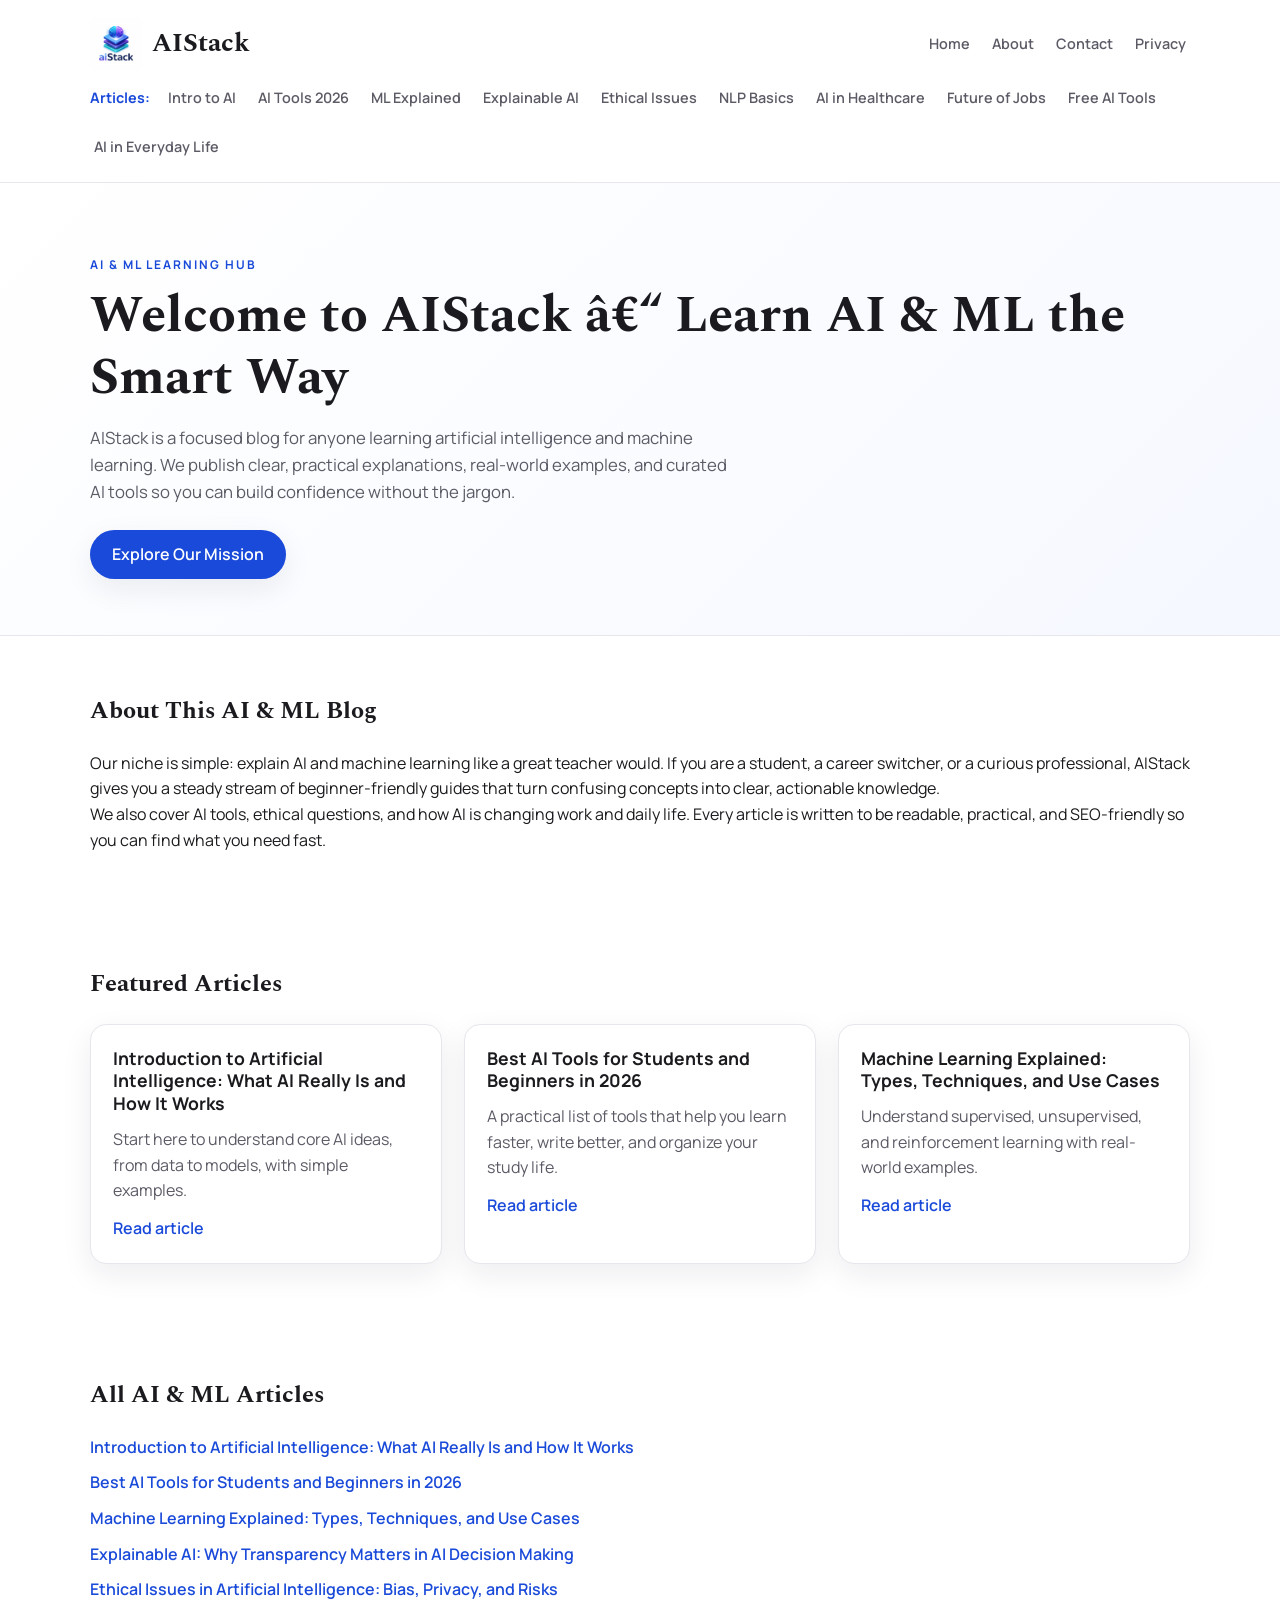
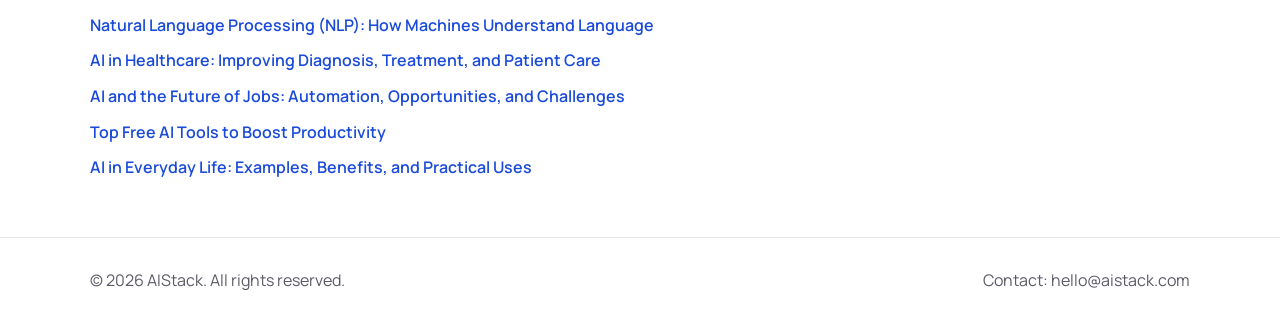
<file: index.html>
﻿<!DOCTYPE html>
<html lang="en">
<head>
  <!-- Basic SEO meta tags -->
  <meta charset="UTF-8" />
  <meta name="viewport" content="width=device-width, initial-scale=1.0" />
  <meta name="description" content="AIStack is a beginner-friendly AI and machine learning blog with clear guides, tools, and real-world examples." />
  <meta name="keywords" content="AI blog, machine learning, artificial intelligence, AI tools, ML basics, AI education" />
  <title>AIStack | AI &amp; Machine Learning Blog</title>

  <!-- Main stylesheet -->
  <link rel="icon" href="images/logo.png" type="image/png" />
  <link rel="stylesheet" href="css/style.css" />
</head>
<body>
  <!-- Site header with logo and full navigation -->
  <header class="site-header">
  <div class="container header-inner">
    <div class="nav-top">
      <a class="logo" href="index.html">
        <img src="images/logo.png" alt="AIStack Logo" />
        <span>AIStack</span>
      </a>
      <nav class="nav nav-main">
        <a href="index.html">Home</a>
        <a href="about.html">About</a>
        <a href="contact.html">Contact</a>
        <a href="privacy.html">Privacy</a>
      </nav>
    </div>
    <nav class="nav nav-articles">
      <span class="nav-label">Articles:</span>
      <a href="intro-to-ai.html">Intro to AI</a>
      <a href="best-ai-tools-students-2026.html">AI Tools 2026</a>
      <a href="machine-learning-explained.html">ML Explained</a>
      <a href="explainable-ai.html">Explainable AI</a>
      <a href="ethical-issues-ai.html">Ethical Issues</a>
      <a href="nlp-how-machines-understand-language.html">NLP Basics</a>
      <a href="ai-in-healthcare.html">AI in Healthcare</a>
      <a href="ai-future-of-jobs.html">Future of Jobs</a>
      <a href="top-free-ai-tools-productivity.html">Free AI Tools</a>
      <a href="ai-in-everyday-life.html">AI in Everyday Life</a>
    </nav>
  </div>
</header>

  <!-- Hero section -->
  <section class="hero">
    <div class="container">
      <p class="eyebrow">AI &amp; ML learning hub</p>
      <h1>Welcome to AIStack â€“ Learn AI &amp; ML the Smart Way</h1>
      <p class="hero-text">
        AIStack is a focused blog for anyone learning artificial intelligence and machine learning. We publish clear,
        practical explanations, real-world examples, and curated AI tools so you can build confidence without the jargon.
      </p>
      <a class="button" href="about.html">Explore Our Mission</a>
    </div>
  </section>

  <!-- Homepage intro -->
  <section class="section">
    <div class="container">
      <h2>About This AI &amp; ML Blog</h2>
      <p>
        Our niche is simple: explain AI and machine learning like a great teacher would. If you are a student, a career
        switcher, or a curious professional, AIStack gives you a steady stream of beginner-friendly guides that turn
        confusing concepts into clear, actionable knowledge.
      </p>
      <p>
        We also cover AI tools, ethical questions, and how AI is changing work and daily life. Every article is written
        to be readable, practical, and SEO-friendly so you can find what you need fast.
      </p>
    </div>
  </section>

  <!-- Featured articles section -->
  <section class="section">
    <div class="container">
      <h2>Featured Articles</h2>
      <div class="card-grid">
        <article class="card">
          <h3>Introduction to Artificial Intelligence: What AI Really Is and How It Works</h3>
          <p>Start here to understand core AI ideas, from data to models, with simple examples.</p>
          <a class="text-link" href="intro-to-ai.html">Read article</a>
        </article>
        <article class="card">
          <h3>Best AI Tools for Students and Beginners in 2026</h3>
          <p>A practical list of tools that help you learn faster, write better, and organize your study life.</p>
          <a class="text-link" href="best-ai-tools-students-2026.html">Read article</a>
        </article>
        <article class="card">
          <h3>Machine Learning Explained: Types, Techniques, and Use Cases</h3>
          <p>Understand supervised, unsupervised, and reinforcement learning with real-world examples.</p>
          <a class="text-link" href="machine-learning-explained.html">Read article</a>
        </article>
      </div>
    </div>
  </section>

  <!-- Full article list -->
  <section class="section">
    <div class="container">
      <h2>All AI &amp; ML Articles</h2>
      <div class="article-list">
        <a href="intro-to-ai.html">Introduction to Artificial Intelligence: What AI Really Is and How It Works</a>
        <a href="best-ai-tools-students-2026.html">Best AI Tools for Students and Beginners in 2026</a>
        <a href="machine-learning-explained.html">Machine Learning Explained: Types, Techniques, and Use Cases</a>
        <a href="explainable-ai.html">Explainable AI: Why Transparency Matters in AI Decision Making</a>
        <a href="ethical-issues-ai.html">Ethical Issues in Artificial Intelligence: Bias, Privacy, and Risks</a>
        <a href="nlp-how-machines-understand-language.html">Natural Language Processing (NLP): How Machines Understand Language</a>
        <a href="ai-in-healthcare.html">AI in Healthcare: Improving Diagnosis, Treatment, and Patient Care</a>
        <a href="ai-future-of-jobs.html">AI and the Future of Jobs: Automation, Opportunities, and Challenges</a>
        <a href="top-free-ai-tools-productivity.html">Top Free AI Tools to Boost Productivity</a>
        <a href="ai-in-everyday-life.html">AI in Everyday Life: Examples, Benefits, and Practical Uses</a>
      </div>
    </div>
  </section>

  <!-- Site footer -->
  <footer class="site-footer">
    <div class="container footer-inner">
      <p>&copy; 2026 AIStack. All rights reserved.</p>
      <p>Contact: <a href="mailto:hello@aistack.com">hello@aistack.com</a></p>
    </div>
  </footer>

  <!-- Main JavaScript -->
  <script src="js/main.js"></script>
</body>
</html>
</file>
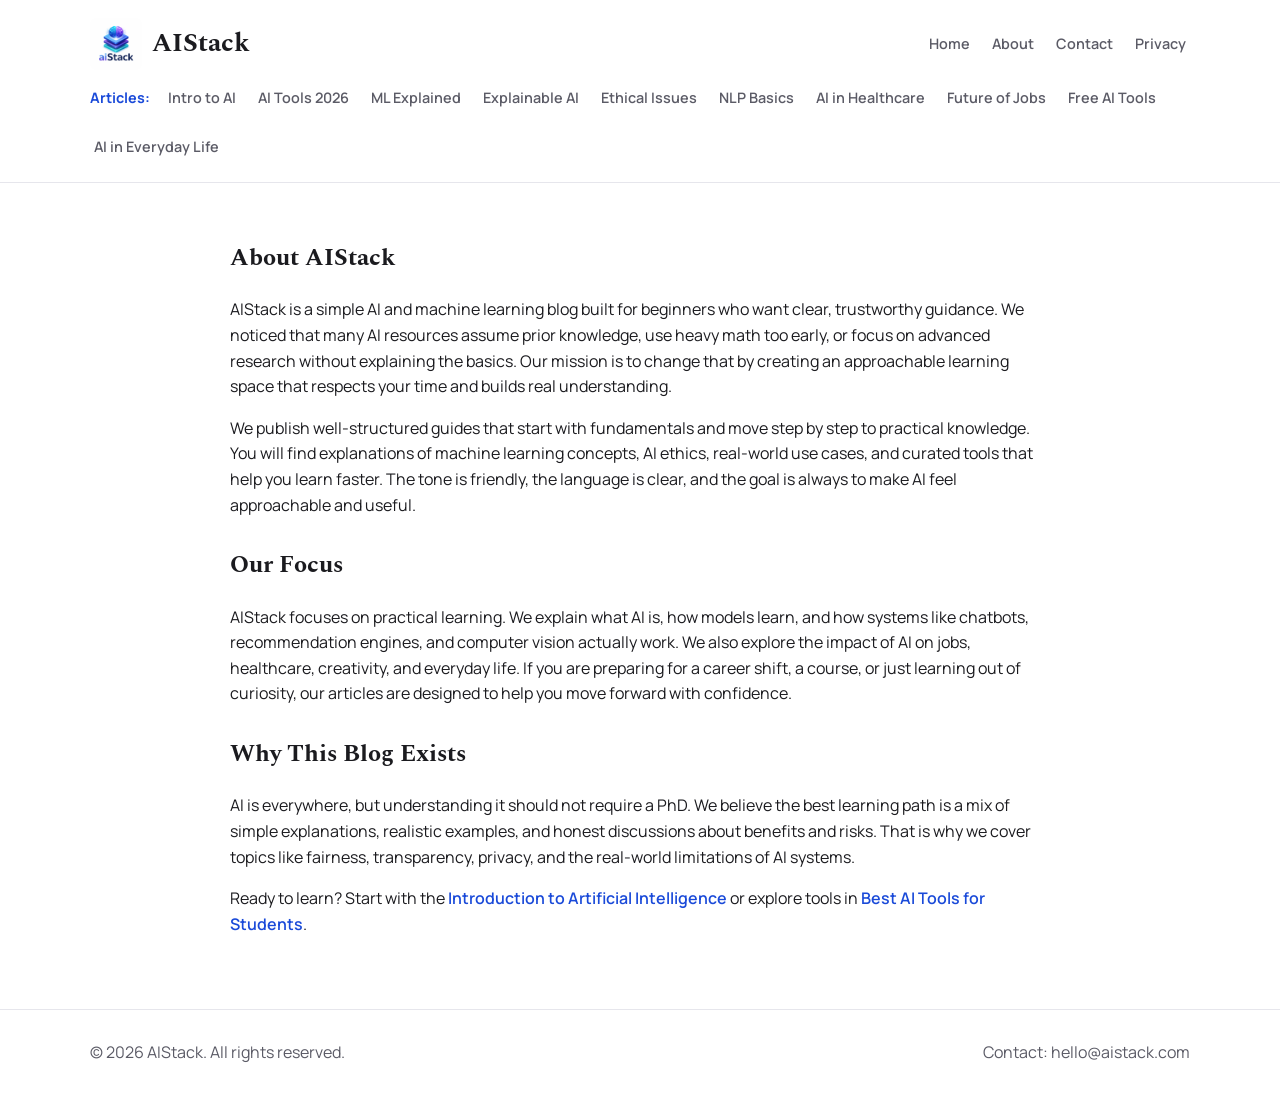
<file: about.html>
﻿<!DOCTYPE html>
<html lang="en">
<head>
  <!-- Basic SEO meta tags -->
  <meta charset="UTF-8" />
  <meta name="viewport" content="width=device-width, initial-scale=1.0" />
  <meta name="description" content="Learn about AIStack, our mission, and how we make AI and machine learning simple for beginners." />
  <meta name="keywords" content="about AIStack, AI education, ML learning, AI blog mission" />
  <title>About AIStack | Our Mission</title>

  <!-- Main stylesheet -->
  <link rel="icon" href="images/logo.png" type="image/png" />
  <link rel="stylesheet" href="css/style.css" />
</head>
<body>
  <!-- Site header with logo and full navigation -->
  <header class="site-header">
  <div class="container header-inner">
    <div class="nav-top">
      <a class="logo" href="index.html">
        <img src="images/logo.png" alt="AIStack Logo" />
        <span>AIStack</span>
      </a>
      <nav class="nav nav-main">
        <a href="index.html">Home</a>
        <a href="about.html">About</a>
        <a href="contact.html">Contact</a>
        <a href="privacy.html">Privacy</a>
      </nav>
    </div>
    <nav class="nav nav-articles">
      <span class="nav-label">Articles:</span>
      <a href="intro-to-ai.html">Intro to AI</a>
      <a href="best-ai-tools-students-2026.html">AI Tools 2026</a>
      <a href="machine-learning-explained.html">ML Explained</a>
      <a href="explainable-ai.html">Explainable AI</a>
      <a href="ethical-issues-ai.html">Ethical Issues</a>
      <a href="nlp-how-machines-understand-language.html">NLP Basics</a>
      <a href="ai-in-healthcare.html">AI in Healthcare</a>
      <a href="ai-future-of-jobs.html">Future of Jobs</a>
      <a href="top-free-ai-tools-productivity.html">Free AI Tools</a>
      <a href="ai-in-everyday-life.html">AI in Everyday Life</a>
    </nav>
  </div>
</header>

  <!-- About content -->
  <section class="section">
    <div class="container article">
      <h1>About AIStack</h1>
      <p>
        AIStack is a simple AI and machine learning blog built for beginners who want clear, trustworthy guidance. We
        noticed that many AI resources assume prior knowledge, use heavy math too early, or focus on advanced research
        without explaining the basics. Our mission is to change that by creating an approachable learning space that
        respects your time and builds real understanding.
      </p>
      <p>
        We publish well-structured guides that start with fundamentals and move step by step to practical knowledge.
        You will find explanations of machine learning concepts, AI ethics, real-world use cases, and curated tools that
        help you learn faster. The tone is friendly, the language is clear, and the goal is always to make AI feel
        approachable and useful.
      </p>
      <h2>Our Focus</h2>
      <p>
        AIStack focuses on practical learning. We explain what AI is, how models learn, and how systems like chatbots,
        recommendation engines, and computer vision actually work. We also explore the impact of AI on jobs, healthcare,
        creativity, and everyday life. If you are preparing for a career shift, a course, or just learning out of
        curiosity, our articles are designed to help you move forward with confidence.
      </p>
      <h2>Why This Blog Exists</h2>
      <p>
        AI is everywhere, but understanding it should not require a PhD. We believe the best learning path is a mix of
        simple explanations, realistic examples, and honest discussions about benefits and risks. That is why we cover
        topics like fairness, transparency, privacy, and the real-world limitations of AI systems.
      </p>
      <p>
        Ready to learn? Start with the
        <a class="text-link" href="intro-to-ai.html">Introduction to Artificial Intelligence</a> or explore tools in
        <a class="text-link" href="best-ai-tools-students-2026.html">Best AI Tools for Students</a>.
      </p>
    </div>
  </section>

  <!-- Site footer -->
  <footer class="site-footer">
    <div class="container footer-inner">
      <p>&copy; 2026 AIStack. All rights reserved.</p>
      <p>Contact: <a href="mailto:hello@aistack.com">hello@aistack.com</a></p>
    </div>
  </footer>

  <!-- Main JavaScript -->
  <script src="js/main.js"></script>
</body>
</html>
</file>
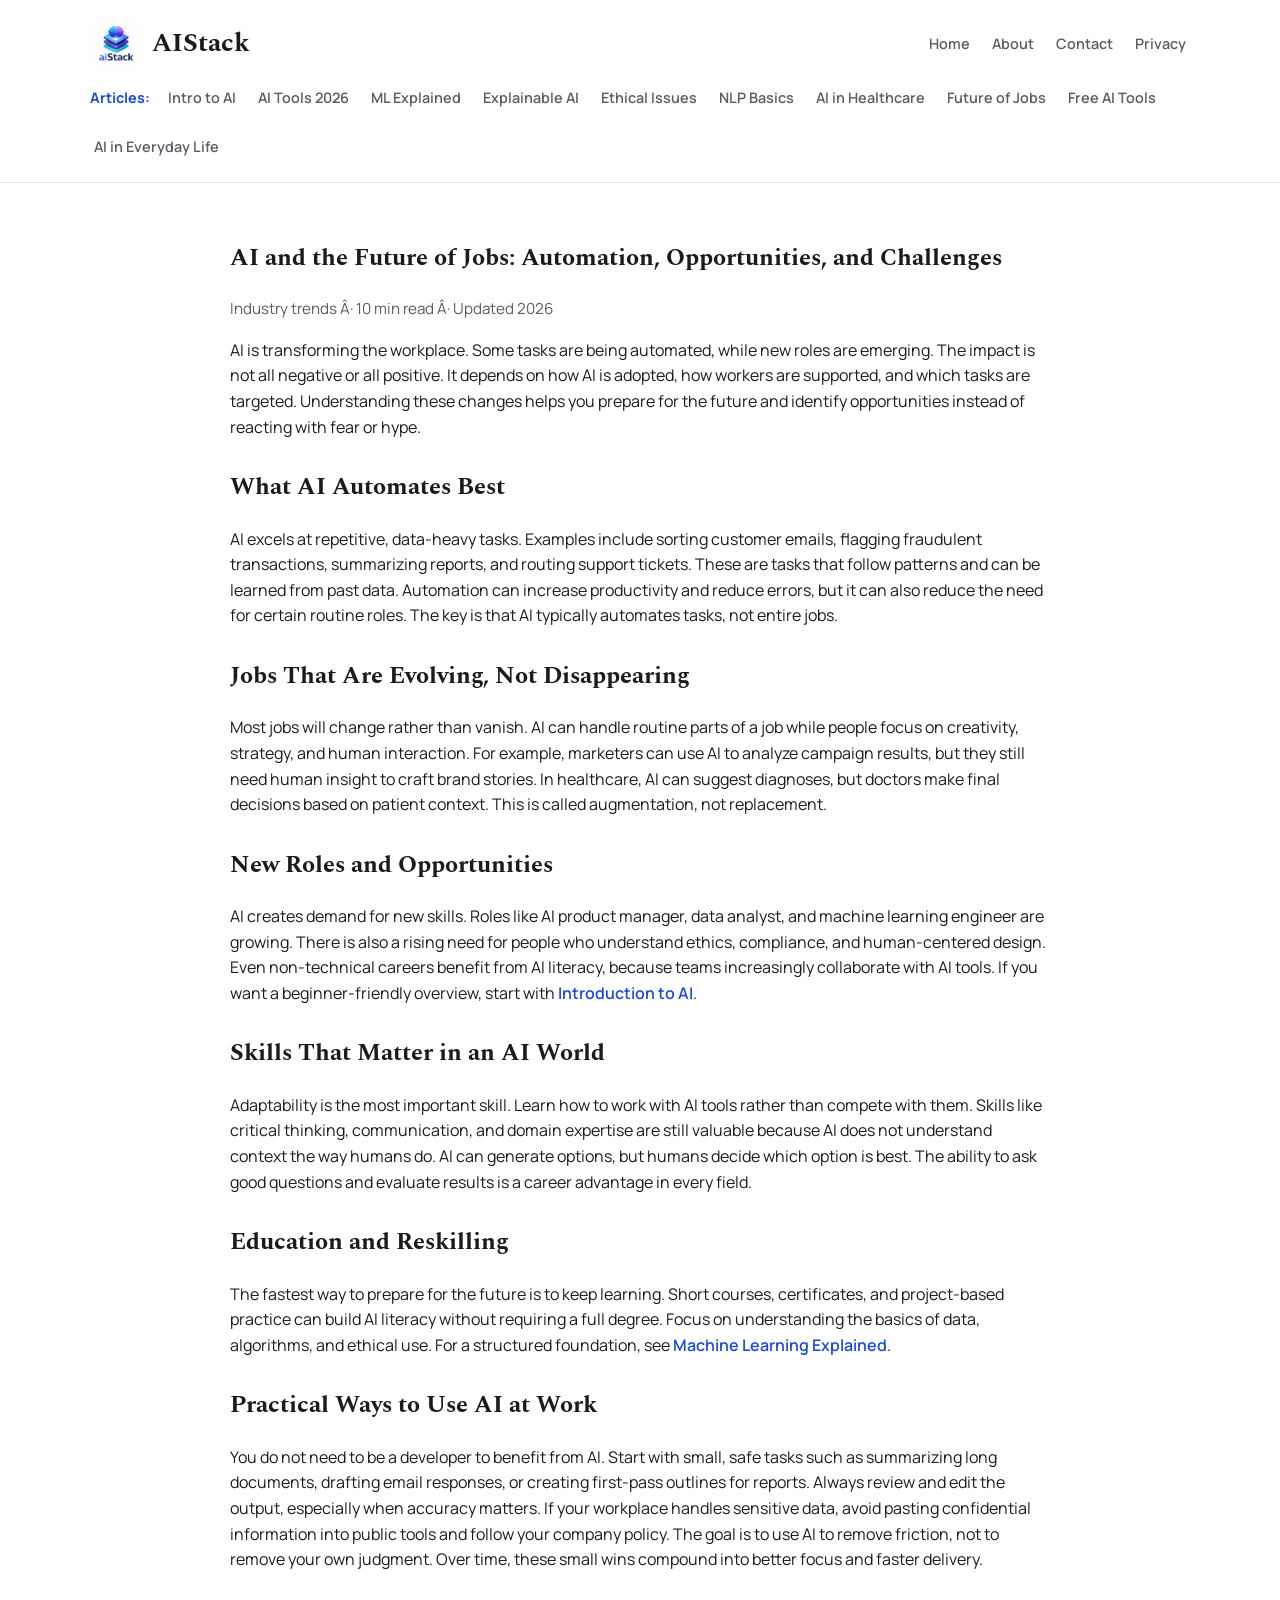
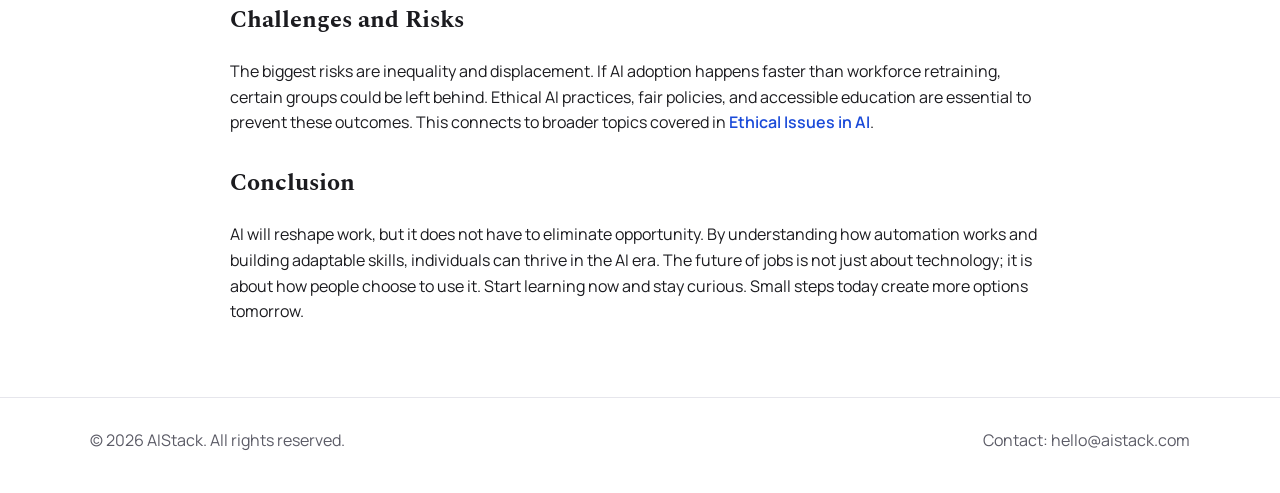
<file: ai-future-of-jobs.html>
﻿<!DOCTYPE html>
<html lang="en">
<head>
  <!-- SEO meta tags -->
  <meta charset="UTF-8" />
  <meta name="viewport" content="width=device-width, initial-scale=1.0" />
  <meta name="description" content="Explore how AI affects jobs, automation, new career opportunities, and the future of work." />
  <meta name="keywords" content="AI and jobs, automation, future of work, AI careers" />
  <title>AI and the Future of Jobs: Automation, Opportunities, and Challenges</title>
  <link rel="icon" href="images/logo.png" type="image/png" />
  <link rel="stylesheet" href="css/style.css" />
</head>
<body>
  <!-- Site header with logo and full navigation -->
  <header class="site-header">
  <div class="container header-inner">
    <div class="nav-top">
      <a class="logo" href="index.html">
        <img src="images/logo.png" alt="AIStack Logo" />
        <span>AIStack</span>
      </a>
      <nav class="nav nav-main">
        <a href="index.html">Home</a>
        <a href="about.html">About</a>
        <a href="contact.html">Contact</a>
        <a href="privacy.html">Privacy</a>
      </nav>
    </div>
    <nav class="nav nav-articles">
      <span class="nav-label">Articles:</span>
      <a href="intro-to-ai.html">Intro to AI</a>
      <a href="best-ai-tools-students-2026.html">AI Tools 2026</a>
      <a href="machine-learning-explained.html">ML Explained</a>
      <a href="explainable-ai.html">Explainable AI</a>
      <a href="ethical-issues-ai.html">Ethical Issues</a>
      <a href="nlp-how-machines-understand-language.html">NLP Basics</a>
      <a href="ai-in-healthcare.html">AI in Healthcare</a>
      <a href="ai-future-of-jobs.html">Future of Jobs</a>
      <a href="top-free-ai-tools-productivity.html">Free AI Tools</a>
      <a href="ai-in-everyday-life.html">AI in Everyday Life</a>
    </nav>
  </div>
</header>

  <!-- Article content -->
  <section class="section">
    <div class="container article">
      <h1>AI and the Future of Jobs: Automation, Opportunities, and Challenges</h1>
      <p class="article-meta">Industry trends Â· 10 min read Â· Updated 2026</p>
      <p>
        AI is transforming the workplace. Some tasks are being automated, while new roles are emerging. The impact is not
        all negative or all positive. It depends on how AI is adopted, how workers are supported, and which tasks are
        targeted. Understanding these changes helps you prepare for the future and identify opportunities instead of
        reacting with fear or hype.
      </p>
      <h2>What AI Automates Best</h2>
      <p>
        AI excels at repetitive, data-heavy tasks. Examples include sorting customer emails, flagging fraudulent
        transactions, summarizing reports, and routing support tickets. These are tasks that follow patterns and can be
        learned from past data. Automation can increase productivity and reduce errors, but it can also reduce the need
        for certain routine roles. The key is that AI typically automates tasks, not entire jobs.
      </p>
      <h2>Jobs That Are Evolving, Not Disappearing</h2>
      <p>
        Most jobs will change rather than vanish. AI can handle routine parts of a job while people focus on creativity,
        strategy, and human interaction. For example, marketers can use AI to analyze campaign results, but they still
        need human insight to craft brand stories. In healthcare, AI can suggest diagnoses, but doctors make final
        decisions based on patient context. This is called augmentation, not replacement.
      </p>
      <h2>New Roles and Opportunities</h2>
      <p>
        AI creates demand for new skills. Roles like AI product manager, data analyst, and machine learning engineer are
        growing. There is also a rising need for people who understand ethics, compliance, and human-centered design. Even
        non-technical careers benefit from AI literacy, because teams increasingly collaborate with AI tools. If you want
        a beginner-friendly overview, start with <a class="text-link" href="intro-to-ai.html">Introduction to AI</a>.
      </p>
      <h2>Skills That Matter in an AI World</h2>
      <p>
        Adaptability is the most important skill. Learn how to work with AI tools rather than compete with them. Skills
        like critical thinking, communication, and domain expertise are still valuable because AI does not understand
        context the way humans do. AI can generate options, but humans decide which option is best. The ability to ask good
        questions and evaluate results is a career advantage in every field.
      </p>
      <h2>Education and Reskilling</h2>
      <p>
        The fastest way to prepare for the future is to keep learning. Short courses, certificates, and project-based
        practice can build AI literacy without requiring a full degree. Focus on understanding the basics of data,
        algorithms, and ethical use. For a structured foundation, see
        <a class="text-link" href="machine-learning-explained.html">Machine Learning Explained</a>.
      </p>
      <h2>Practical Ways to Use AI at Work</h2>
      <p>
        You do not need to be a developer to benefit from AI. Start with small, safe tasks such as summarizing long
        documents, drafting email responses, or creating first-pass outlines for reports. Always review and edit the
        output, especially when accuracy matters. If your workplace handles sensitive data, avoid pasting confidential
        information into public tools and follow your company policy. The goal is to use AI to remove friction, not to
        remove your own judgment. Over time, these small wins compound into better focus and faster delivery.
      </p>
      <h2>Challenges and Risks</h2>
      <p>
        The biggest risks are inequality and displacement. If AI adoption happens faster than workforce retraining,
        certain groups could be left behind. Ethical AI practices, fair policies, and accessible education are essential
        to prevent these outcomes. This connects to broader topics covered in
        <a class="text-link" href="ethical-issues-ai.html">Ethical Issues in AI</a>.
      </p>
      <h2>Conclusion</h2>
      <p>
        AI will reshape work, but it does not have to eliminate opportunity. By understanding how automation works and
        building adaptable skills, individuals can thrive in the AI era. The future of jobs is not just about technology;
        it is about how people choose to use it. Start learning now and stay curious. Small steps today create more
        options tomorrow.
      </p>
    </div>
  </section>

  <!-- Site footer -->
  <footer class="site-footer">
    <div class="container footer-inner">
      <p>&copy; 2026 AIStack. All rights reserved.</p>
      <p>Contact: <a href="mailto:hello@aistack.com">hello@aistack.com</a></p>
    </div>
  </footer>

  <!-- Main JavaScript -->
  <script src="js/main.js"></script>
</body>
</html>
</file>
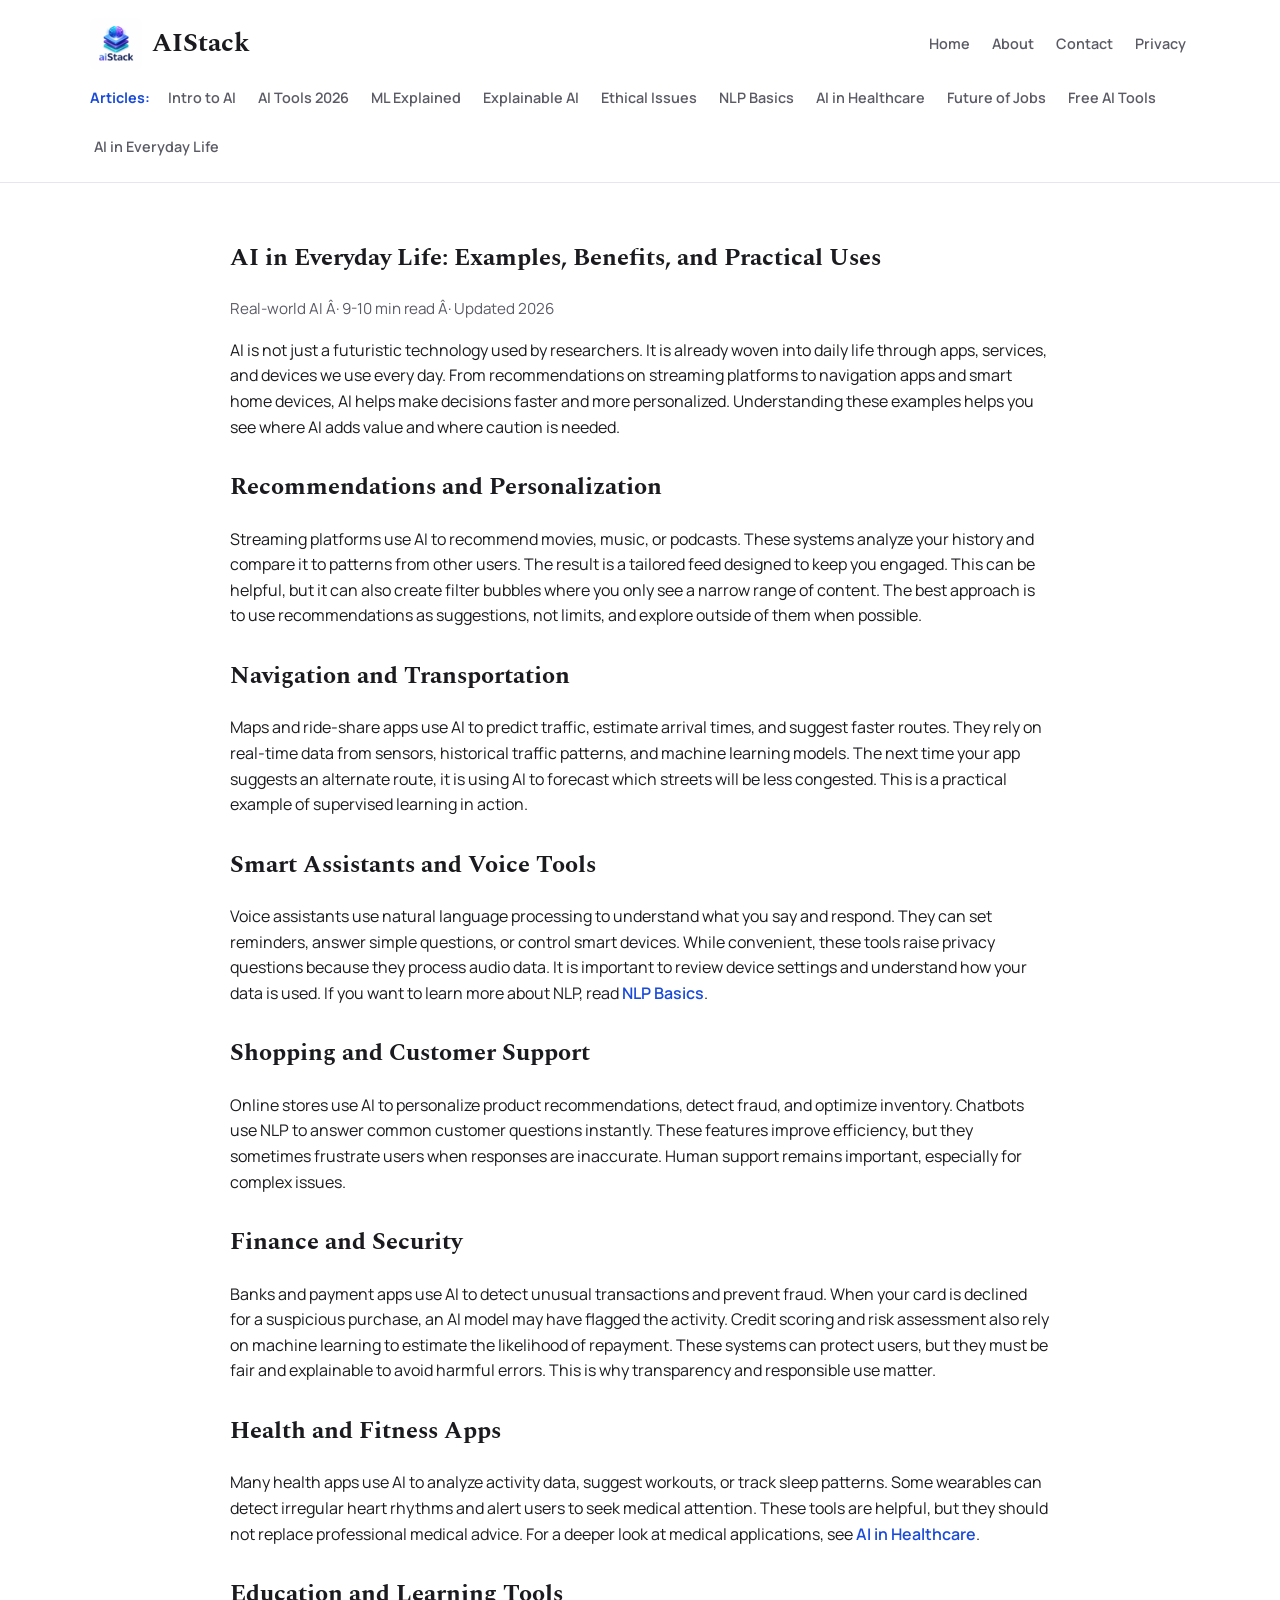
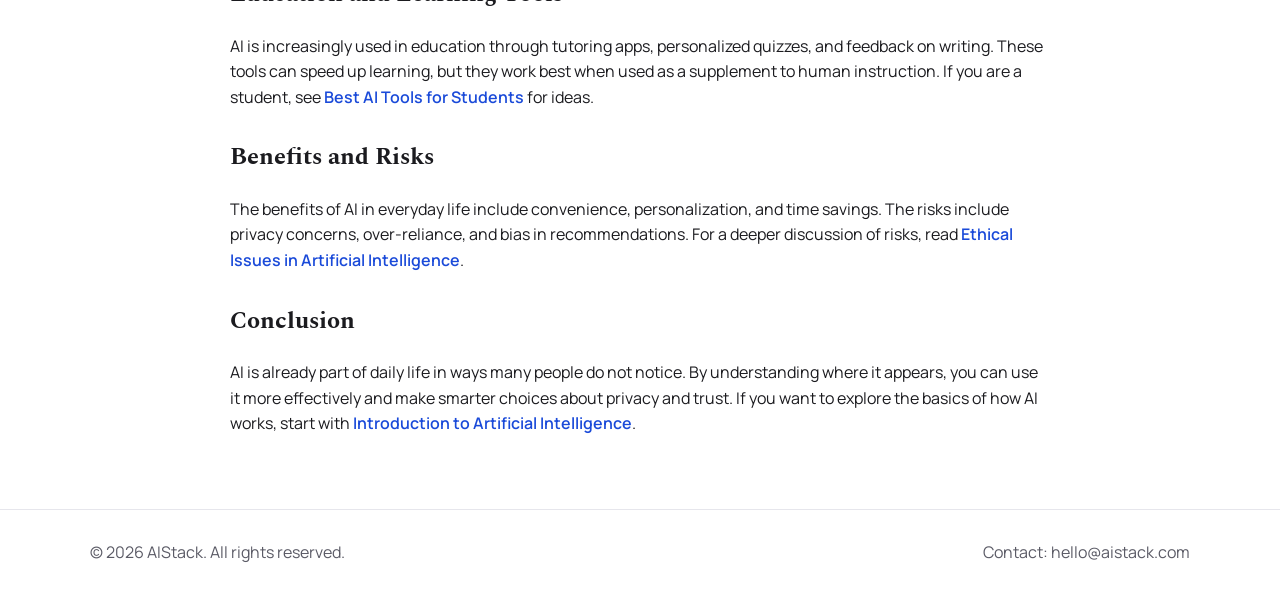
<file: ai-in-everyday-life.html>
﻿<!DOCTYPE html>
<html lang="en">
<head>
  <!-- SEO meta tags -->
  <meta charset="UTF-8" />
  <meta name="viewport" content="width=device-width, initial-scale=1.0" />
  <meta name="description" content="See practical examples of AI in everyday life, from recommendations to navigation." />
  <meta name="keywords" content="AI everyday life, AI examples, practical AI uses" />
  <title>AI in Everyday Life: Examples, Benefits, and Practical Uses</title>
  <link rel="icon" href="images/logo.png" type="image/png" />
  <link rel="stylesheet" href="css/style.css" />
</head>
<body>
  <!-- Site header with logo and full navigation -->
  <header class="site-header">
  <div class="container header-inner">
    <div class="nav-top">
      <a class="logo" href="index.html">
        <img src="images/logo.png" alt="AIStack Logo" />
        <span>AIStack</span>
      </a>
      <nav class="nav nav-main">
        <a href="index.html">Home</a>
        <a href="about.html">About</a>
        <a href="contact.html">Contact</a>
        <a href="privacy.html">Privacy</a>
      </nav>
    </div>
    <nav class="nav nav-articles">
      <span class="nav-label">Articles:</span>
      <a href="intro-to-ai.html">Intro to AI</a>
      <a href="best-ai-tools-students-2026.html">AI Tools 2026</a>
      <a href="machine-learning-explained.html">ML Explained</a>
      <a href="explainable-ai.html">Explainable AI</a>
      <a href="ethical-issues-ai.html">Ethical Issues</a>
      <a href="nlp-how-machines-understand-language.html">NLP Basics</a>
      <a href="ai-in-healthcare.html">AI in Healthcare</a>
      <a href="ai-future-of-jobs.html">Future of Jobs</a>
      <a href="top-free-ai-tools-productivity.html">Free AI Tools</a>
      <a href="ai-in-everyday-life.html">AI in Everyday Life</a>
    </nav>
  </div>
</header>

  <!-- Article content -->
  <section class="section">
    <div class="container article">
      <h1>AI in Everyday Life: Examples, Benefits, and Practical Uses</h1>
      <p class="article-meta">Real-world AI Â· 9-10 min read Â· Updated 2026</p>
      <p>
        AI is not just a futuristic technology used by researchers. It is already woven into daily life through apps,
        services, and devices we use every day. From recommendations on streaming platforms to navigation apps and smart
        home devices, AI helps make decisions faster and more personalized. Understanding these examples helps you see
        where AI adds value and where caution is needed.
      </p>
      <h2>Recommendations and Personalization</h2>
      <p>
        Streaming platforms use AI to recommend movies, music, or podcasts. These systems analyze your history and compare
        it to patterns from other users. The result is a tailored feed designed to keep you engaged. This can be helpful,
        but it can also create filter bubbles where you only see a narrow range of content. The best approach is to use
        recommendations as suggestions, not limits, and explore outside of them when possible.
      </p>
      <h2>Navigation and Transportation</h2>
      <p>
        Maps and ride-share apps use AI to predict traffic, estimate arrival times, and suggest faster routes. They rely
        on real-time data from sensors, historical traffic patterns, and machine learning models. The next time your app
        suggests an alternate route, it is using AI to forecast which streets will be less congested. This is a practical
        example of supervised learning in action.
      </p>
      <h2>Smart Assistants and Voice Tools</h2>
      <p>
        Voice assistants use natural language processing to understand what you say and respond. They can set reminders,
        answer simple questions, or control smart devices. While convenient, these tools raise privacy questions because
        they process audio data. It is important to review device settings and understand how your data is used. If you
        want to learn more about NLP, read
        <a class="text-link" href="nlp-how-machines-understand-language.html">NLP Basics</a>.
      </p>
      <h2>Shopping and Customer Support</h2>
      <p>
        Online stores use AI to personalize product recommendations, detect fraud, and optimize inventory. Chatbots use
        NLP to answer common customer questions instantly. These features improve efficiency, but they sometimes frustrate
        users when responses are inaccurate. Human support remains important, especially for complex issues.
      </p>
      <h2>Finance and Security</h2>
      <p>
        Banks and payment apps use AI to detect unusual transactions and prevent fraud. When your card is declined for a
        suspicious purchase, an AI model may have flagged the activity. Credit scoring and risk assessment also rely on
        machine learning to estimate the likelihood of repayment. These systems can protect users, but they must be fair
        and explainable to avoid harmful errors. This is why transparency and responsible use matter.
      </p>
      <h2>Health and Fitness Apps</h2>
      <p>
        Many health apps use AI to analyze activity data, suggest workouts, or track sleep patterns. Some wearables can
        detect irregular heart rhythms and alert users to seek medical attention. These tools are helpful, but they should
        not replace professional medical advice. For a deeper look at medical applications, see
        <a class="text-link" href="ai-in-healthcare.html">AI in Healthcare</a>.
      </p>
      <h2>Education and Learning Tools</h2>
      <p>
        AI is increasingly used in education through tutoring apps, personalized quizzes, and feedback on writing. These
        tools can speed up learning, but they work best when used as a supplement to human instruction. If you are a
        student, see <a class="text-link" href="best-ai-tools-students-2026.html">Best AI Tools for Students</a> for ideas.
      </p>
      <h2>Benefits and Risks</h2>
      <p>
        The benefits of AI in everyday life include convenience, personalization, and time savings. The risks include
        privacy concerns, over-reliance, and bias in recommendations. For a deeper discussion of risks, read
        <a class="text-link" href="ethical-issues-ai.html">Ethical Issues in Artificial Intelligence</a>.
      </p>
      <h2>Conclusion</h2>
      <p>
        AI is already part of daily life in ways many people do not notice. By understanding where it appears, you can
        use it more effectively and make smarter choices about privacy and trust. If you want to explore the basics of
        how AI works, start with <a class="text-link" href="intro-to-ai.html">Introduction to Artificial Intelligence</a>.
      </p>
    </div>
  </section>

  <!-- Site footer -->
  <footer class="site-footer">
    <div class="container footer-inner">
      <p>&copy; 2026 AIStack. All rights reserved.</p>
      <p>Contact: <a href="mailto:hello@aistack.com">hello@aistack.com</a></p>
    </div>
  </footer>

  <!-- Main JavaScript -->
  <script src="js/main.js"></script>
</body>
</html>
</file>
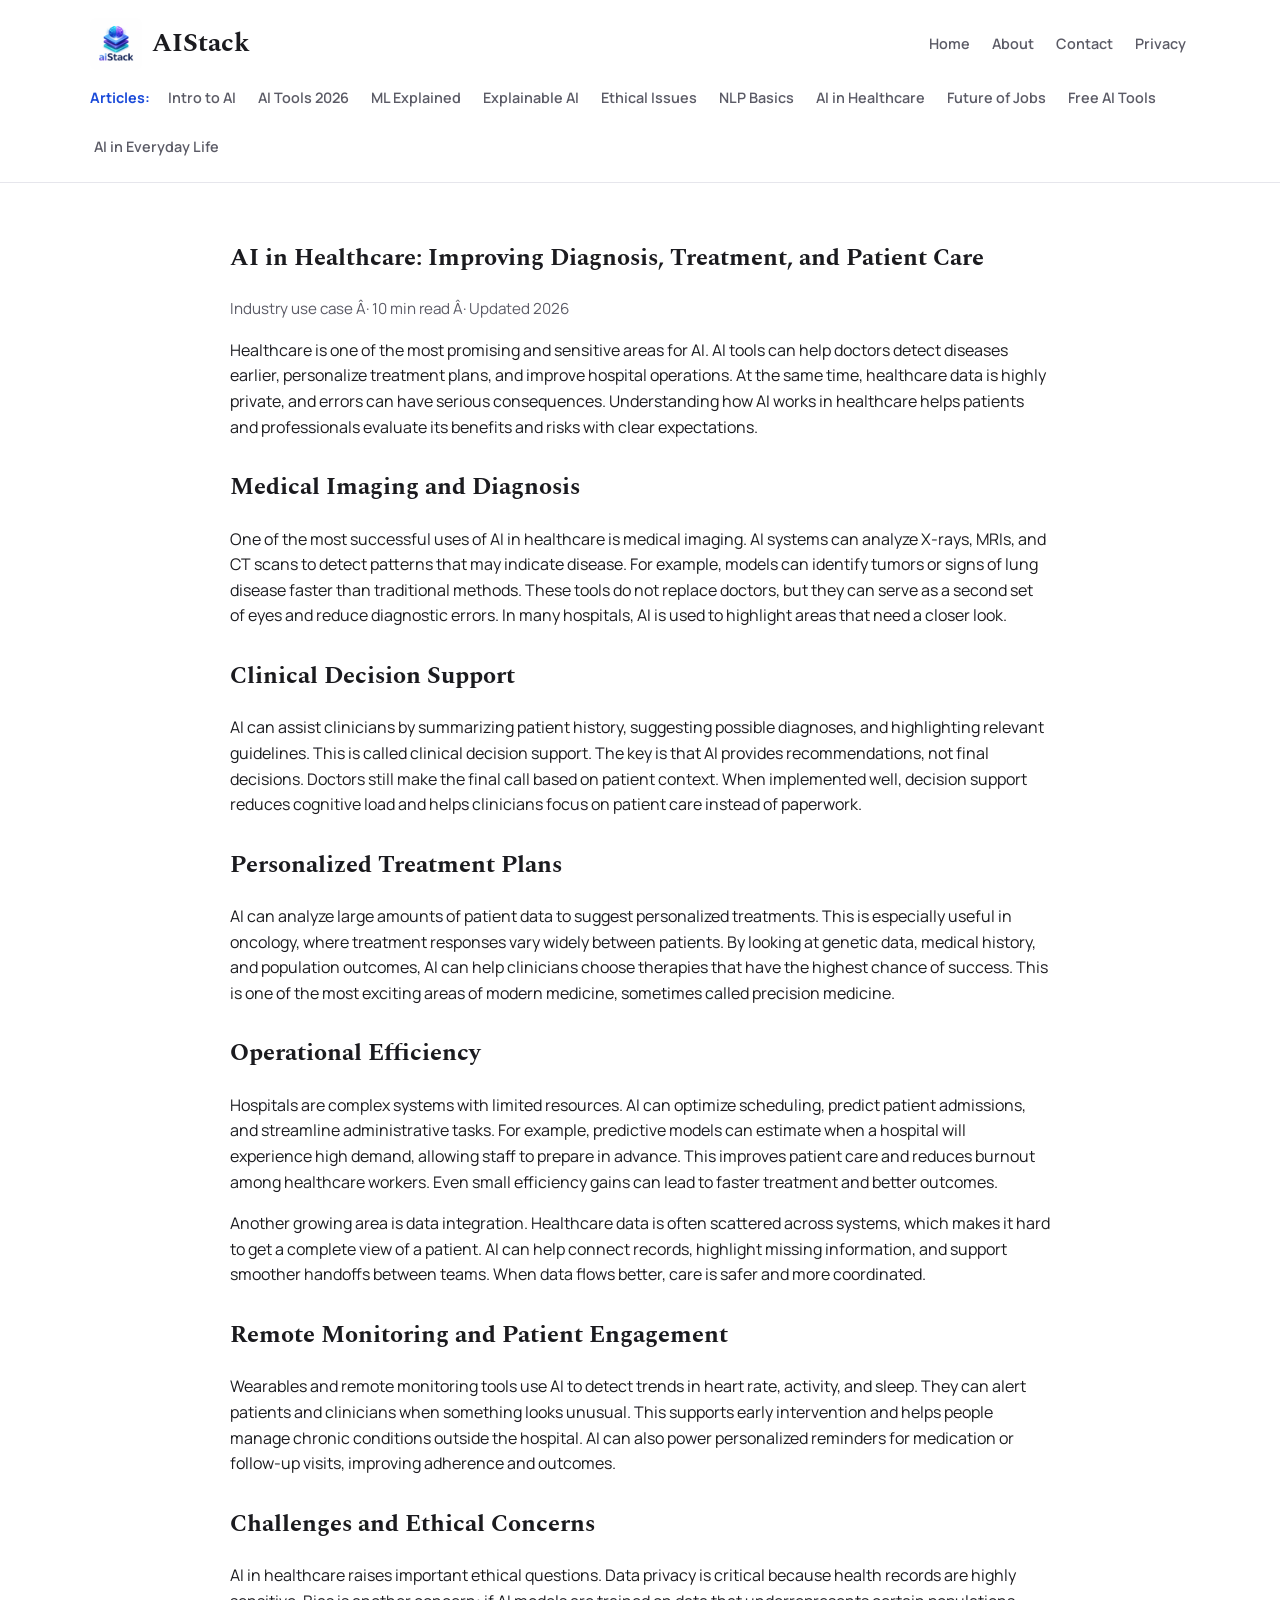
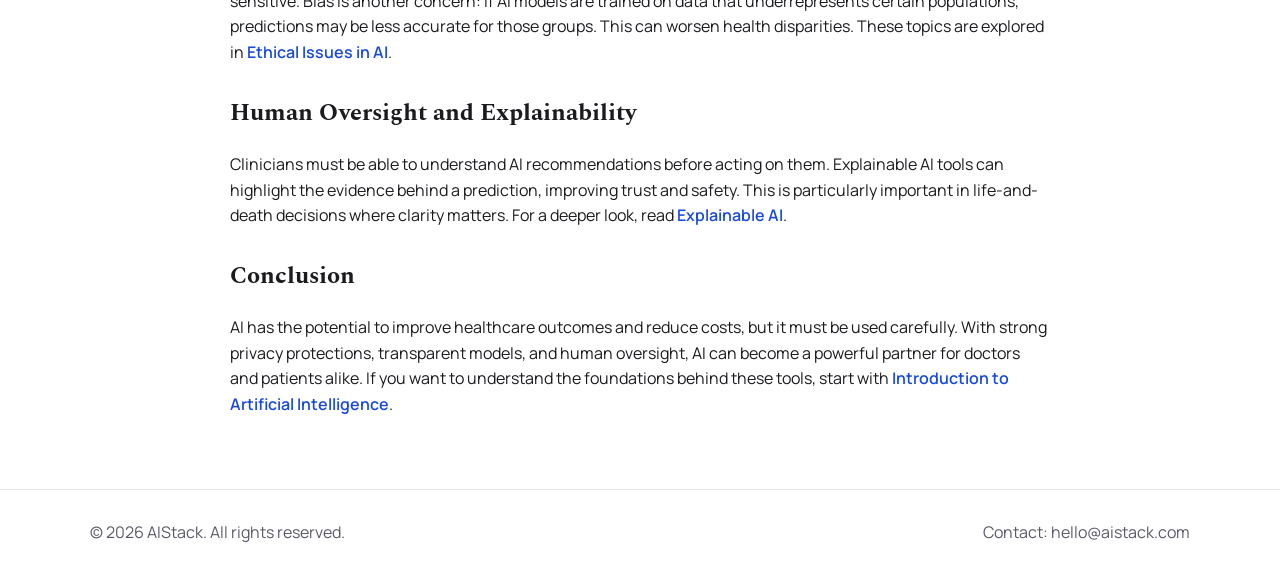
<file: ai-in-healthcare.html>
﻿<!DOCTYPE html>
<html lang="en">
<head>
  <!-- SEO meta tags -->
  <meta charset="UTF-8" />
  <meta name="viewport" content="width=device-width, initial-scale=1.0" />
  <meta name="description" content="Discover how AI improves healthcare through diagnosis, treatment planning, and patient care." />
  <meta name="keywords" content="AI in healthcare, medical AI, AI diagnosis, healthcare machine learning" />
  <title>AI in Healthcare: Improving Diagnosis, Treatment, and Patient Care</title>
  <link rel="icon" href="images/logo.png" type="image/png" />
  <link rel="stylesheet" href="css/style.css" />
</head>
<body>
  <!-- Site header with logo and full navigation -->
  <header class="site-header">
  <div class="container header-inner">
    <div class="nav-top">
      <a class="logo" href="index.html">
        <img src="images/logo.png" alt="AIStack Logo" />
        <span>AIStack</span>
      </a>
      <nav class="nav nav-main">
        <a href="index.html">Home</a>
        <a href="about.html">About</a>
        <a href="contact.html">Contact</a>
        <a href="privacy.html">Privacy</a>
      </nav>
    </div>
    <nav class="nav nav-articles">
      <span class="nav-label">Articles:</span>
      <a href="intro-to-ai.html">Intro to AI</a>
      <a href="best-ai-tools-students-2026.html">AI Tools 2026</a>
      <a href="machine-learning-explained.html">ML Explained</a>
      <a href="explainable-ai.html">Explainable AI</a>
      <a href="ethical-issues-ai.html">Ethical Issues</a>
      <a href="nlp-how-machines-understand-language.html">NLP Basics</a>
      <a href="ai-in-healthcare.html">AI in Healthcare</a>
      <a href="ai-future-of-jobs.html">Future of Jobs</a>
      <a href="top-free-ai-tools-productivity.html">Free AI Tools</a>
      <a href="ai-in-everyday-life.html">AI in Everyday Life</a>
    </nav>
  </div>
</header>

  <!-- Article content -->
  <section class="section">
    <div class="container article">
      <h1>AI in Healthcare: Improving Diagnosis, Treatment, and Patient Care</h1>
      <p class="article-meta">Industry use case Â· 10 min read Â· Updated 2026</p>
      <p>
        Healthcare is one of the most promising and sensitive areas for AI. AI tools can help doctors detect diseases
        earlier, personalize treatment plans, and improve hospital operations. At the same time, healthcare data is highly
        private, and errors can have serious consequences. Understanding how AI works in healthcare helps patients and
        professionals evaluate its benefits and risks with clear expectations.
      </p>
      <h2>Medical Imaging and Diagnosis</h2>
      <p>
        One of the most successful uses of AI in healthcare is medical imaging. AI systems can analyze X-rays, MRIs, and
        CT scans to detect patterns that may indicate disease. For example, models can identify tumors or signs of lung
        disease faster than traditional methods. These tools do not replace doctors, but they can serve as a second set of
        eyes and reduce diagnostic errors. In many hospitals, AI is used to highlight areas that need a closer look.
      </p>
      <h2>Clinical Decision Support</h2>
      <p>
        AI can assist clinicians by summarizing patient history, suggesting possible diagnoses, and highlighting relevant
        guidelines. This is called clinical decision support. The key is that AI provides recommendations, not final
        decisions. Doctors still make the final call based on patient context. When implemented well, decision support
        reduces cognitive load and helps clinicians focus on patient care instead of paperwork.
      </p>
      <h2>Personalized Treatment Plans</h2>
      <p>
        AI can analyze large amounts of patient data to suggest personalized treatments. This is especially useful in
        oncology, where treatment responses vary widely between patients. By looking at genetic data, medical history, and
        population outcomes, AI can help clinicians choose therapies that have the highest chance of success. This is one
        of the most exciting areas of modern medicine, sometimes called precision medicine.
      </p>
      <h2>Operational Efficiency</h2>
      <p>
        Hospitals are complex systems with limited resources. AI can optimize scheduling, predict patient admissions, and
        streamline administrative tasks. For example, predictive models can estimate when a hospital will experience high
        demand, allowing staff to prepare in advance. This improves patient care and reduces burnout among healthcare
        workers. Even small efficiency gains can lead to faster treatment and better outcomes.
      </p>
      <p>
        Another growing area is data integration. Healthcare data is often scattered across systems, which makes it hard
        to get a complete view of a patient. AI can help connect records, highlight missing information, and support
        smoother handoffs between teams. When data flows better, care is safer and more coordinated.
      </p>
      <h2>Remote Monitoring and Patient Engagement</h2>
      <p>
        Wearables and remote monitoring tools use AI to detect trends in heart rate, activity, and sleep. They can alert
        patients and clinicians when something looks unusual. This supports early intervention and helps people manage
        chronic conditions outside the hospital. AI can also power personalized reminders for medication or follow-up
        visits, improving adherence and outcomes.
      </p>
      <h2>Challenges and Ethical Concerns</h2>
      <p>
        AI in healthcare raises important ethical questions. Data privacy is critical because health records are highly
        sensitive. Bias is another concern: if AI models are trained on data that underrepresents certain populations,
        predictions may be less accurate for those groups. This can worsen health disparities. These topics are explored
        in <a class="text-link" href="ethical-issues-ai.html">Ethical Issues in AI</a>.
      </p>
      <h2>Human Oversight and Explainability</h2>
      <p>
        Clinicians must be able to understand AI recommendations before acting on them. Explainable AI tools can highlight
        the evidence behind a prediction, improving trust and safety. This is particularly important in life-and-death
        decisions where clarity matters. For a deeper look, read
        <a class="text-link" href="explainable-ai.html">Explainable AI</a>.
      </p>
      <h2>Conclusion</h2>
      <p>
        AI has the potential to improve healthcare outcomes and reduce costs, but it must be used carefully. With strong
        privacy protections, transparent models, and human oversight, AI can become a powerful partner for doctors and
        patients alike. If you want to understand the foundations behind these tools, start with
        <a class="text-link" href="intro-to-ai.html">Introduction to Artificial Intelligence</a>.
      </p>
    </div>
  </section>

  <!-- Site footer -->
  <footer class="site-footer">
    <div class="container footer-inner">
      <p>&copy; 2026 AIStack. All rights reserved.</p>
      <p>Contact: <a href="mailto:hello@aistack.com">hello@aistack.com</a></p>
    </div>
  </footer>

  <!-- Main JavaScript -->
  <script src="js/main.js"></script>
</body>
</html>
</file>
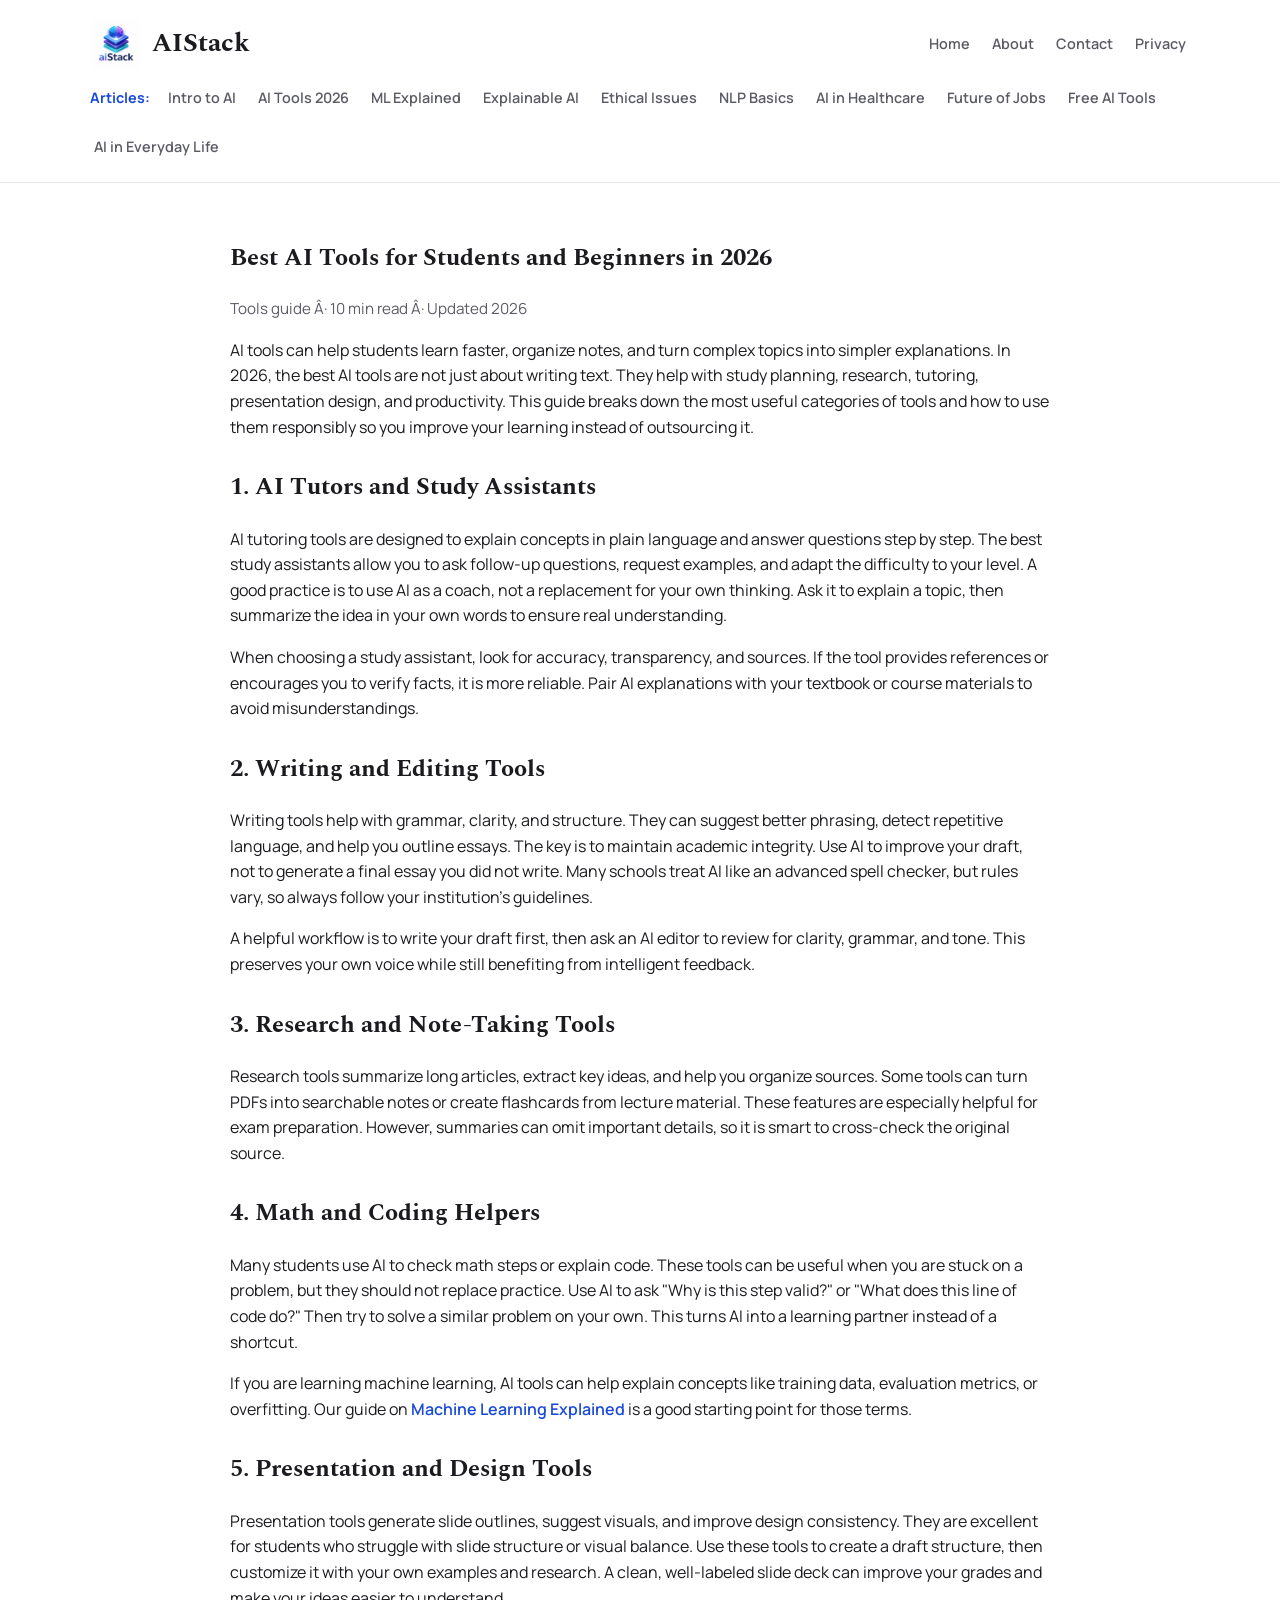
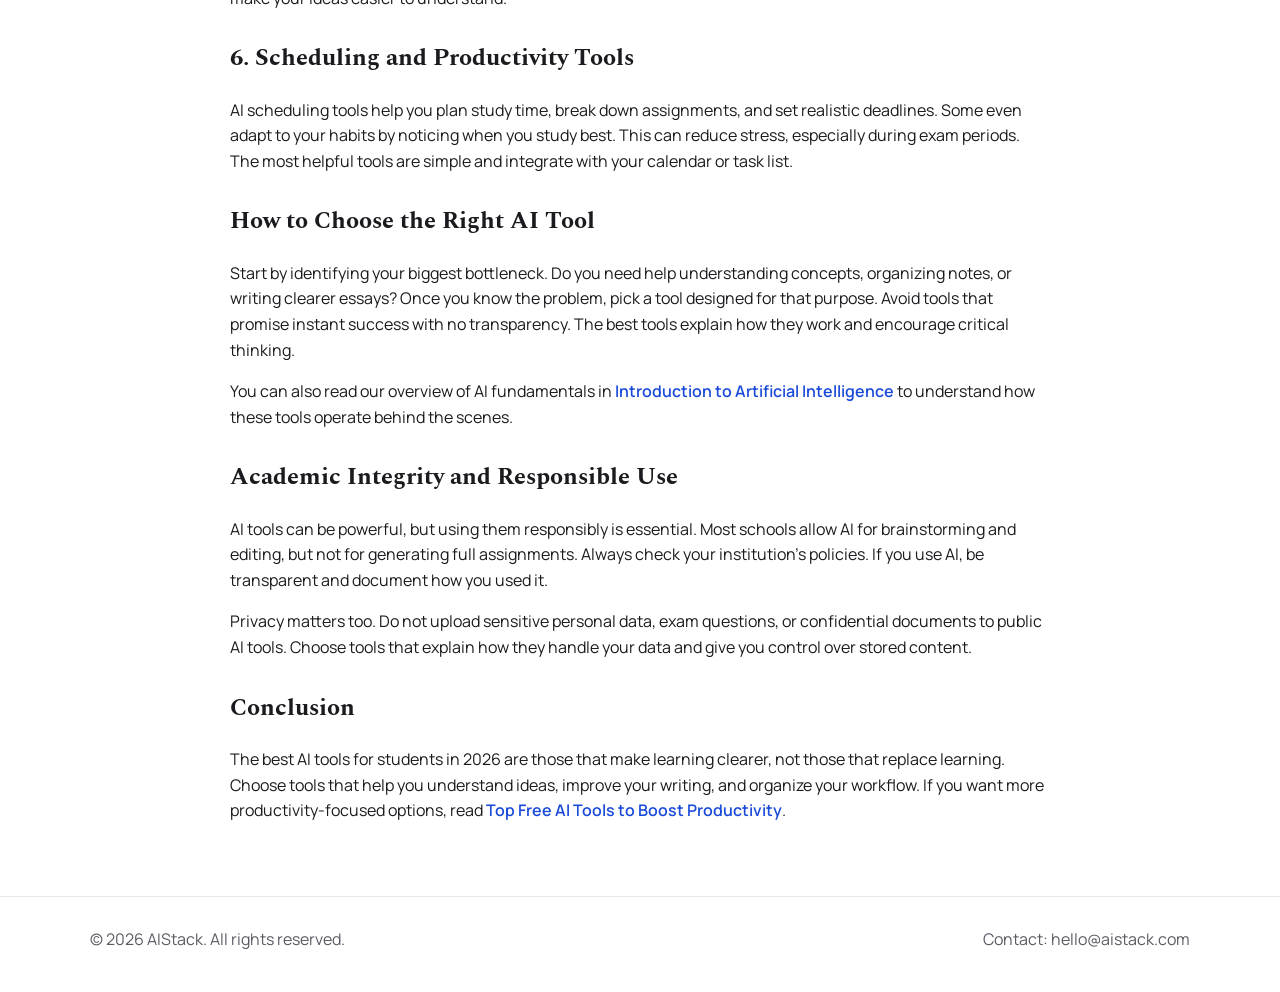
<file: best-ai-tools-students-2026.html>
﻿<!DOCTYPE html>
<html lang="en">
<head>
  <!-- SEO meta tags -->
  <meta charset="UTF-8" />
  <meta name="viewport" content="width=device-width, initial-scale=1.0" />
  <meta name="description" content="A 2026 guide to the best AI tools for students and beginners, with practical uses and tips." />
  <meta name="keywords" content="best AI tools 2026, AI tools for students, beginner AI tools" />
  <title>Best AI Tools for Students and Beginners in 2026</title>
  <link rel="icon" href="images/logo.png" type="image/png" />
  <link rel="stylesheet" href="css/style.css" />
</head>
<body>
  <!-- Site header with logo and full navigation -->
  <header class="site-header">
  <div class="container header-inner">
    <div class="nav-top">
      <a class="logo" href="index.html">
        <img src="images/logo.png" alt="AIStack Logo" />
        <span>AIStack</span>
      </a>
      <nav class="nav nav-main">
        <a href="index.html">Home</a>
        <a href="about.html">About</a>
        <a href="contact.html">Contact</a>
        <a href="privacy.html">Privacy</a>
      </nav>
    </div>
    <nav class="nav nav-articles">
      <span class="nav-label">Articles:</span>
      <a href="intro-to-ai.html">Intro to AI</a>
      <a href="best-ai-tools-students-2026.html">AI Tools 2026</a>
      <a href="machine-learning-explained.html">ML Explained</a>
      <a href="explainable-ai.html">Explainable AI</a>
      <a href="ethical-issues-ai.html">Ethical Issues</a>
      <a href="nlp-how-machines-understand-language.html">NLP Basics</a>
      <a href="ai-in-healthcare.html">AI in Healthcare</a>
      <a href="ai-future-of-jobs.html">Future of Jobs</a>
      <a href="top-free-ai-tools-productivity.html">Free AI Tools</a>
      <a href="ai-in-everyday-life.html">AI in Everyday Life</a>
    </nav>
  </div>
</header>

  <!-- Article content -->
  <section class="section">
    <div class="container article">
      <h1>Best AI Tools for Students and Beginners in 2026</h1>
      <p class="article-meta">Tools guide Â· 10 min read Â· Updated 2026</p>
      <p>
        AI tools can help students learn faster, organize notes, and turn complex topics into simpler explanations. In
        2026, the best AI tools are not just about writing text. They help with study planning, research, tutoring,
        presentation design, and productivity. This guide breaks down the most useful categories of tools and how to use
        them responsibly so you improve your learning instead of outsourcing it.
      </p>
      <h2>1. AI Tutors and Study Assistants</h2>
      <p>
        AI tutoring tools are designed to explain concepts in plain language and answer questions step by step. The best
        study assistants allow you to ask follow-up questions, request examples, and adapt the difficulty to your level.
        A good practice is to use AI as a coach, not a replacement for your own thinking. Ask it to explain a topic, then
        summarize the idea in your own words to ensure real understanding.
      </p>
      <p>
        When choosing a study assistant, look for accuracy, transparency, and sources. If the tool provides references or
        encourages you to verify facts, it is more reliable. Pair AI explanations with your textbook or
        course materials to avoid misunderstandings.
      </p>
      <h2>2. Writing and Editing Tools</h2>
      <p>
        Writing tools help with grammar, clarity, and structure. They can suggest better phrasing, detect repetitive
        language, and help you outline essays. The key is to maintain academic integrity. Use AI to improve your draft, not
        to generate a final essay you did not write. Many schools treat AI like an advanced spell checker, but rules vary,
        so always follow your institution's guidelines.
      </p>
      <p>
        A helpful workflow is to write your draft first, then ask an AI editor to review for clarity, grammar, and tone.
        This preserves your own voice while still benefiting from intelligent feedback.
      </p>
      <h2>3. Research and Note-Taking Tools</h2>
      <p>
        Research tools summarize long articles, extract key ideas, and help you organize sources. Some tools can turn PDFs
        into searchable notes or create flashcards from lecture material. These features are especially helpful for exam
        preparation. However, summaries can omit important details, so it is smart to cross-check the original source.
      </p>
      <h2>4. Math and Coding Helpers</h2>
      <p>
        Many students use AI to check math steps or explain code. These tools can be useful when you are stuck on a
        problem, but they should not replace practice. Use AI to ask "Why is this step valid?" or "What does this line
        of code do?" Then try to solve a similar problem on your own. This turns AI into a learning partner instead of a
        shortcut.
      </p>
      <p>
        If you are learning machine learning, AI tools can help explain concepts like training data, evaluation metrics,
        or overfitting. Our guide on <a class="text-link" href="machine-learning-explained.html">Machine Learning Explained</a>
        is a good starting point for those terms.
      </p>
      <h2>5. Presentation and Design Tools</h2>
      <p>
        Presentation tools generate slide outlines, suggest visuals, and improve design consistency. They are excellent
        for students who struggle with slide structure or visual balance. Use these tools to create a draft structure,
        then customize it with your own examples and research. A clean, well-labeled slide deck can improve your grades
        and make your ideas easier to understand.
      </p>
      <h2>6. Scheduling and Productivity Tools</h2>
      <p>
        AI scheduling tools help you plan study time, break down assignments, and set realistic deadlines. Some even adapt
        to your habits by noticing when you study best. This can reduce stress, especially during exam periods. The most
        helpful tools are simple and integrate with your calendar or task list.
      </p>
      <h2>How to Choose the Right AI Tool</h2>
      <p>
        Start by identifying your biggest bottleneck. Do you need help understanding concepts, organizing notes, or
        writing clearer essays? Once you know the problem, pick a tool designed for that purpose. Avoid tools that promise
        instant success with no transparency. The best tools explain how they work and encourage critical thinking.
      </p>
      <p>
        You can also read our overview of AI fundamentals in
        <a class="text-link" href="intro-to-ai.html">Introduction to Artificial Intelligence</a> to understand how these
        tools operate behind the scenes.
      </p>
      <h2>Academic Integrity and Responsible Use</h2>
      <p>
        AI tools can be powerful, but using them responsibly is essential. Most schools allow AI for brainstorming and
        editing, but not for generating full assignments. Always check your institution's policies. If you use AI, be
        transparent and document how you used it.
      </p>
      <p>
        Privacy matters too. Do not upload sensitive personal data, exam questions, or confidential documents to public AI
        tools. Choose tools that explain how they handle your data and give you control over stored content.
      </p>
      <h2>Conclusion</h2>
      <p>
        The best AI tools for students in 2026 are those that make learning clearer, not those that replace learning.
        Choose tools that help you understand ideas, improve your writing, and organize your workflow. If you want more
        productivity-focused options, read
        <a class="text-link" href="top-free-ai-tools-productivity.html">Top Free AI Tools to Boost Productivity</a>.
      </p>
    </div>
  </section>

  <!-- Site footer -->
  <footer class="site-footer">
    <div class="container footer-inner">
      <p>&copy; 2026 AIStack. All rights reserved.</p>
      <p>Contact: <a href="mailto:hello@aistack.com">hello@aistack.com</a></p>
    </div>
  </footer>

  <!-- Main JavaScript -->
  <script src="js/main.js"></script>
</body>
</html>
</file>
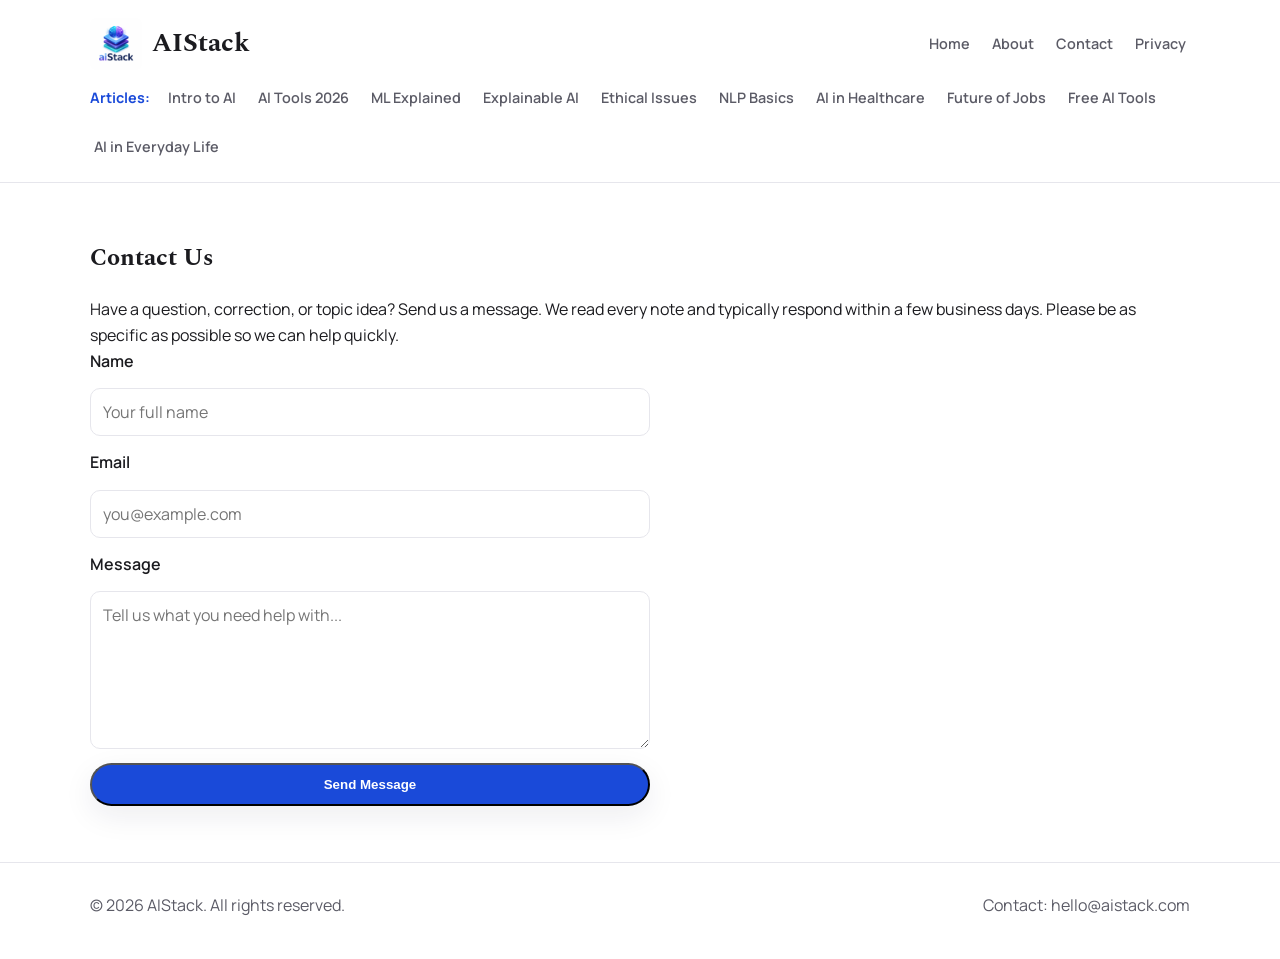
<file: contact.html>
﻿<!DOCTYPE html>
<html lang="en">
<head>
  <!-- Basic SEO meta tags -->
  <meta charset="UTF-8" />
  <meta name="viewport" content="width=device-width, initial-scale=1.0" />
  <meta name="description" content="Contact AIStack with questions, feedback, or article suggestions about AI and machine learning." />
  <meta name="keywords" content="contact AIStack, AI blog contact, machine learning help" />
  <title>Contact AIStack</title>

  <!-- Main stylesheet -->
  <link rel="icon" href="images/logo.png" type="image/png" />
  <link rel="stylesheet" href="css/style.css" />
</head>
<body>
  <!-- Site header with logo and full navigation -->
  <header class="site-header">
  <div class="container header-inner">
    <div class="nav-top">
      <a class="logo" href="index.html">
        <img src="images/logo.png" alt="AIStack Logo" />
        <span>AIStack</span>
      </a>
      <nav class="nav nav-main">
        <a href="index.html">Home</a>
        <a href="about.html">About</a>
        <a href="contact.html">Contact</a>
        <a href="privacy.html">Privacy</a>
      </nav>
    </div>
    <nav class="nav nav-articles">
      <span class="nav-label">Articles:</span>
      <a href="intro-to-ai.html">Intro to AI</a>
      <a href="best-ai-tools-students-2026.html">AI Tools 2026</a>
      <a href="machine-learning-explained.html">ML Explained</a>
      <a href="explainable-ai.html">Explainable AI</a>
      <a href="ethical-issues-ai.html">Ethical Issues</a>
      <a href="nlp-how-machines-understand-language.html">NLP Basics</a>
      <a href="ai-in-healthcare.html">AI in Healthcare</a>
      <a href="ai-future-of-jobs.html">Future of Jobs</a>
      <a href="top-free-ai-tools-productivity.html">Free AI Tools</a>
      <a href="ai-in-everyday-life.html">AI in Everyday Life</a>
    </nav>
  </div>
</header>

  <!-- Contact form -->
  <section class="section">
    <div class="container">
      <h1>Contact Us</h1>
      <p>
        Have a question, correction, or topic idea? Send us a message. We read every note and typically respond within a
        few business days. Please be as specific as possible so we can help quickly.
      </p>

      <form class="contact-form" id="contactForm">
        <!-- Name field -->
        <label for="name">Name</label>
        <input type="text" id="name" name="name" placeholder="Your full name" required />

        <!-- Email field -->
        <label for="email">Email</label>
        <input type="email" id="email" name="email" placeholder="you@example.com" required />

        <!-- Message field -->
        <label for="message">Message</label>
        <textarea id="message" name="message" rows="6" placeholder="Tell us what you need help with..." required></textarea>

        <!-- Submit button -->
        <button type="submit" class="button">Send Message</button>
      </form>
    </div>
  </section>

  <!-- Site footer -->
  <footer class="site-footer">
    <div class="container footer-inner">
      <p>&copy; 2026 AIStack. All rights reserved.</p>
      <p>Contact: <a href="mailto:hello@aistack.com">hello@aistack.com</a></p>
    </div>
  </footer>

  <!-- Main JavaScript -->
  <script src="js/main.js"></script>
</body>
</html>
</file>
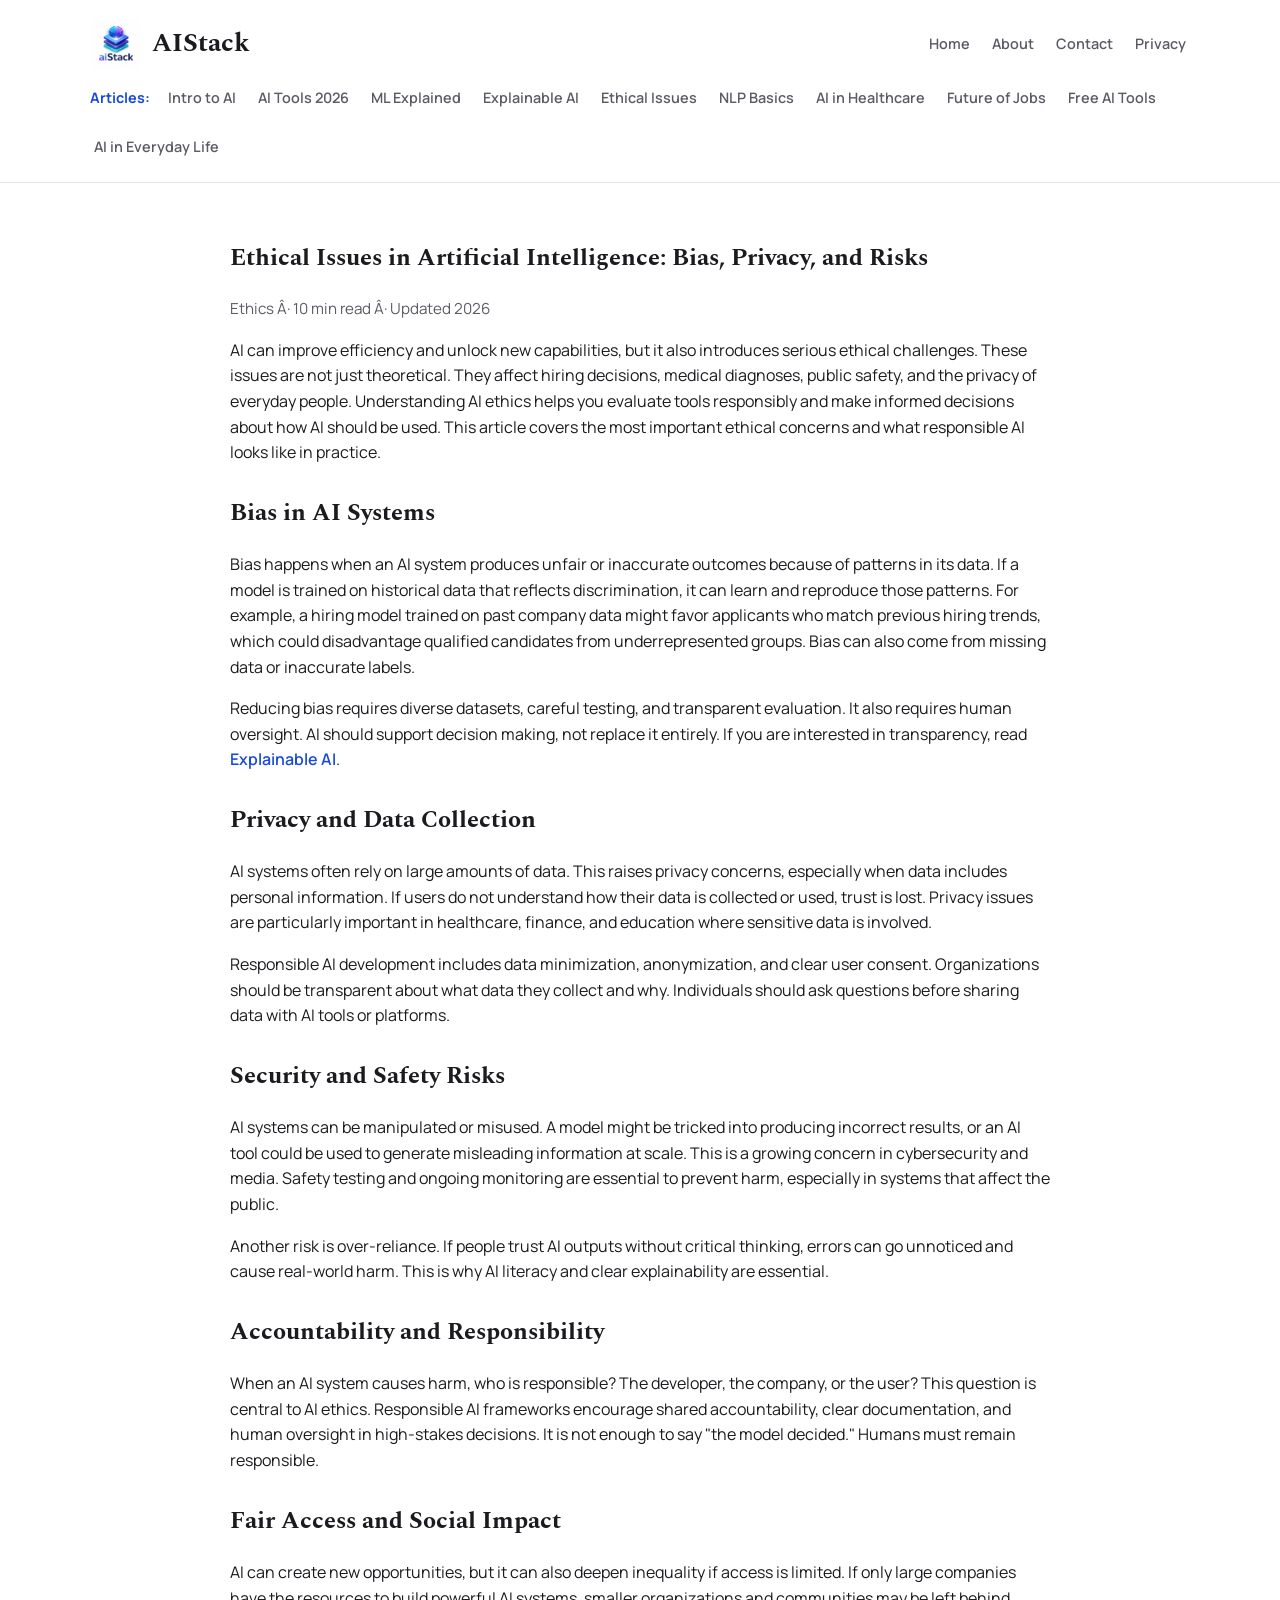
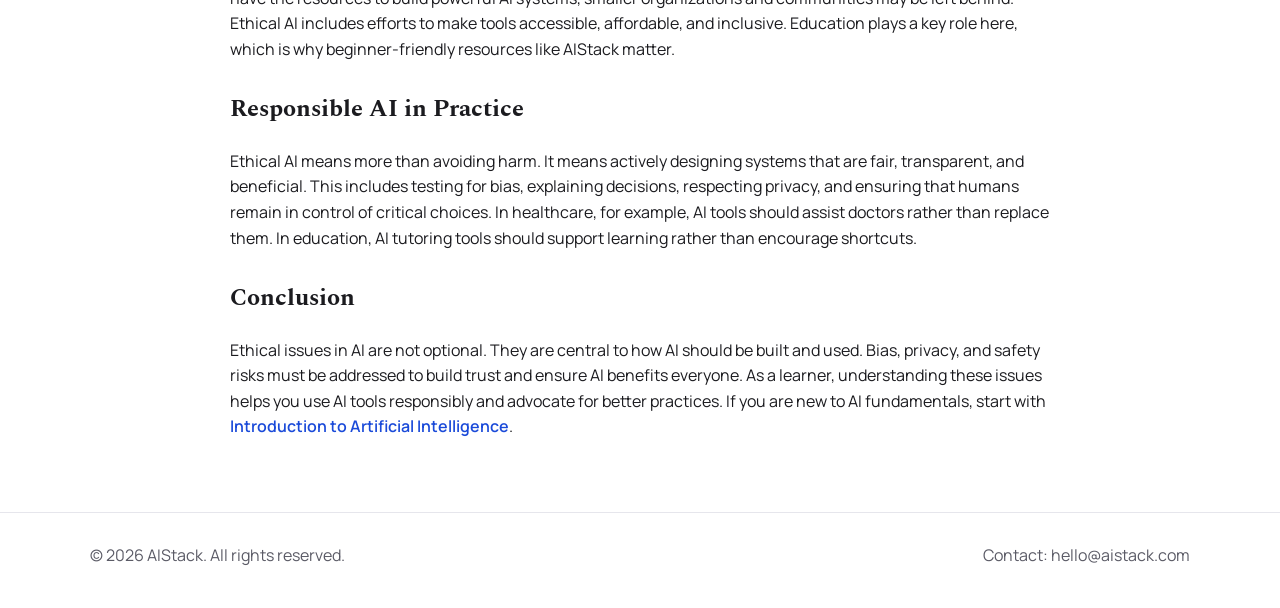
<file: ethical-issues-ai.html>
﻿<!DOCTYPE html>
<html lang="en">
<head>
  <!-- SEO meta tags -->
  <meta charset="UTF-8" />
  <meta name="viewport" content="width=device-width, initial-scale=1.0" />
  <meta name="description" content="Explore AI ethics, including bias, privacy, safety risks, and responsible AI practices." />
  <meta name="keywords" content="AI ethics, bias in AI, AI privacy, responsible AI" />
  <title>Ethical Issues in Artificial Intelligence: Bias, Privacy, and Risks</title>
  <link rel="icon" href="images/logo.png" type="image/png" />
  <link rel="stylesheet" href="css/style.css" />
</head>
<body>
  <!-- Site header with logo and full navigation -->
  <header class="site-header">
  <div class="container header-inner">
    <div class="nav-top">
      <a class="logo" href="index.html">
        <img src="images/logo.png" alt="AIStack Logo" />
        <span>AIStack</span>
      </a>
      <nav class="nav nav-main">
        <a href="index.html">Home</a>
        <a href="about.html">About</a>
        <a href="contact.html">Contact</a>
        <a href="privacy.html">Privacy</a>
      </nav>
    </div>
    <nav class="nav nav-articles">
      <span class="nav-label">Articles:</span>
      <a href="intro-to-ai.html">Intro to AI</a>
      <a href="best-ai-tools-students-2026.html">AI Tools 2026</a>
      <a href="machine-learning-explained.html">ML Explained</a>
      <a href="explainable-ai.html">Explainable AI</a>
      <a href="ethical-issues-ai.html">Ethical Issues</a>
      <a href="nlp-how-machines-understand-language.html">NLP Basics</a>
      <a href="ai-in-healthcare.html">AI in Healthcare</a>
      <a href="ai-future-of-jobs.html">Future of Jobs</a>
      <a href="top-free-ai-tools-productivity.html">Free AI Tools</a>
      <a href="ai-in-everyday-life.html">AI in Everyday Life</a>
    </nav>
  </div>
</header>

  <!-- Article content -->
  <section class="section">
    <div class="container article">
      <h1>Ethical Issues in Artificial Intelligence: Bias, Privacy, and Risks</h1>
      <p class="article-meta">Ethics Â· 10 min read Â· Updated 2026</p>
      <p>
        AI can improve efficiency and unlock new capabilities, but it also introduces serious ethical challenges. These
        issues are not just theoretical. They affect hiring decisions, medical diagnoses, public safety, and the privacy
        of everyday people. Understanding AI ethics helps you evaluate tools responsibly and make informed decisions about
        how AI should be used. This article covers the most important ethical concerns and what responsible AI looks like
        in practice.
      </p>
      <h2>Bias in AI Systems</h2>
      <p>
        Bias happens when an AI system produces unfair or inaccurate outcomes because of patterns in its data. If a model
        is trained on historical data that reflects discrimination, it can learn and reproduce those patterns. For
        example, a hiring model trained on past company data might favor applicants who match previous hiring trends,
        which could disadvantage qualified candidates from underrepresented groups. Bias can also come from missing data
        or inaccurate labels.
      </p>
      <p>
        Reducing bias requires diverse datasets, careful testing, and transparent evaluation. It also requires human
        oversight. AI should support decision making, not replace it entirely. If you are interested in transparency,
        read <a class="text-link" href="explainable-ai.html">Explainable AI</a>.
      </p>
      <h2>Privacy and Data Collection</h2>
      <p>
        AI systems often rely on large amounts of data. This raises privacy concerns, especially when data includes
        personal information. If users do not understand how their data is collected or used, trust is lost. Privacy
        issues are particularly important in healthcare, finance, and education where sensitive data is involved.
      </p>
      <p>
        Responsible AI development includes data minimization, anonymization, and clear user consent. Organizations should
        be transparent about what data they collect and why. Individuals should ask questions before sharing data with AI
        tools or platforms.
      </p>
      <h2>Security and Safety Risks</h2>
      <p>
        AI systems can be manipulated or misused. A model might be tricked into producing incorrect results, or an AI tool
        could be used to generate misleading information at scale. This is a growing concern in cybersecurity and media.
        Safety testing and ongoing monitoring are essential to prevent harm, especially in systems that affect the public.
      </p>
      <p>
        Another risk is over-reliance. If people trust AI outputs without critical thinking, errors can go unnoticed and
        cause real-world harm. This is why AI literacy and clear explainability are essential.
      </p>
      <h2>Accountability and Responsibility</h2>
      <p>
        When an AI system causes harm, who is responsible? The developer, the company, or the user? This question is
        central to AI ethics. Responsible AI frameworks encourage shared accountability, clear documentation, and human
        oversight in high-stakes decisions. It is not enough to say "the model decided." Humans must remain responsible.
      </p>
      <h2>Fair Access and Social Impact</h2>
      <p>
        AI can create new opportunities, but it can also deepen inequality if access is limited. If only large companies
        have the resources to build powerful AI systems, smaller organizations and communities may be left behind. Ethical
        AI includes efforts to make tools accessible, affordable, and inclusive. Education plays a key role here, which is
        why beginner-friendly resources like AIStack matter.
      </p>
      <h2>Responsible AI in Practice</h2>
      <p>
        Ethical AI means more than avoiding harm. It means actively designing systems that are fair, transparent, and
        beneficial. This includes testing for bias, explaining decisions, respecting privacy, and ensuring that humans
        remain in control of critical choices. In healthcare, for example, AI tools should assist doctors rather than
        replace them. In education, AI tutoring tools should support learning rather than encourage shortcuts.
      </p>
      <h2>Conclusion</h2>
      <p>
        Ethical issues in AI are not optional. They are central to how AI should be built and used. Bias, privacy, and
        safety risks must be addressed to build trust and ensure AI benefits everyone. As a learner, understanding these
        issues helps you use AI tools responsibly and advocate for better practices. If you are new to AI fundamentals,
        start with <a class="text-link" href="intro-to-ai.html">Introduction to Artificial Intelligence</a>.
      </p>
    </div>
  </section>

  <!-- Site footer -->
  <footer class="site-footer">
    <div class="container footer-inner">
      <p>&copy; 2026 AIStack. All rights reserved.</p>
      <p>Contact: <a href="mailto:hello@aistack.com">hello@aistack.com</a></p>
    </div>
  </footer>

  <!-- Main JavaScript -->
  <script src="js/main.js"></script>
</body>
</html>
</file>
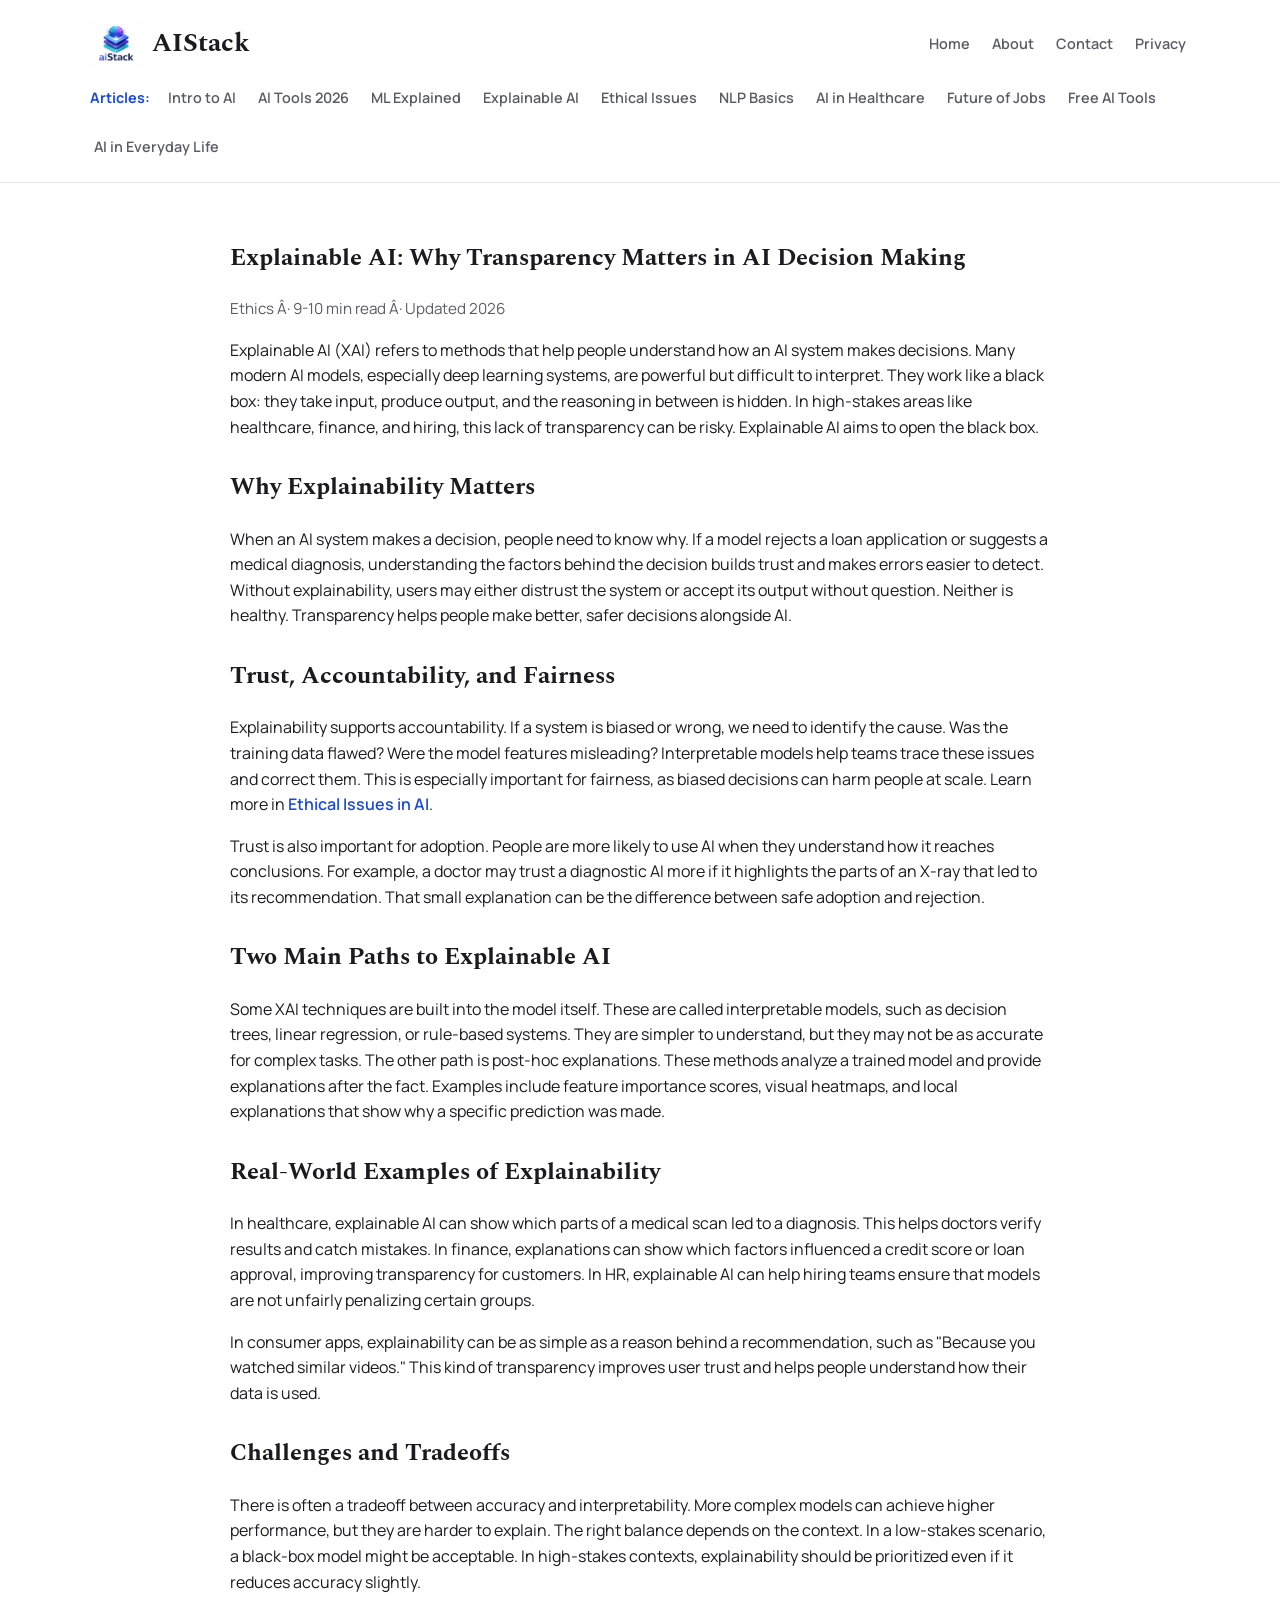
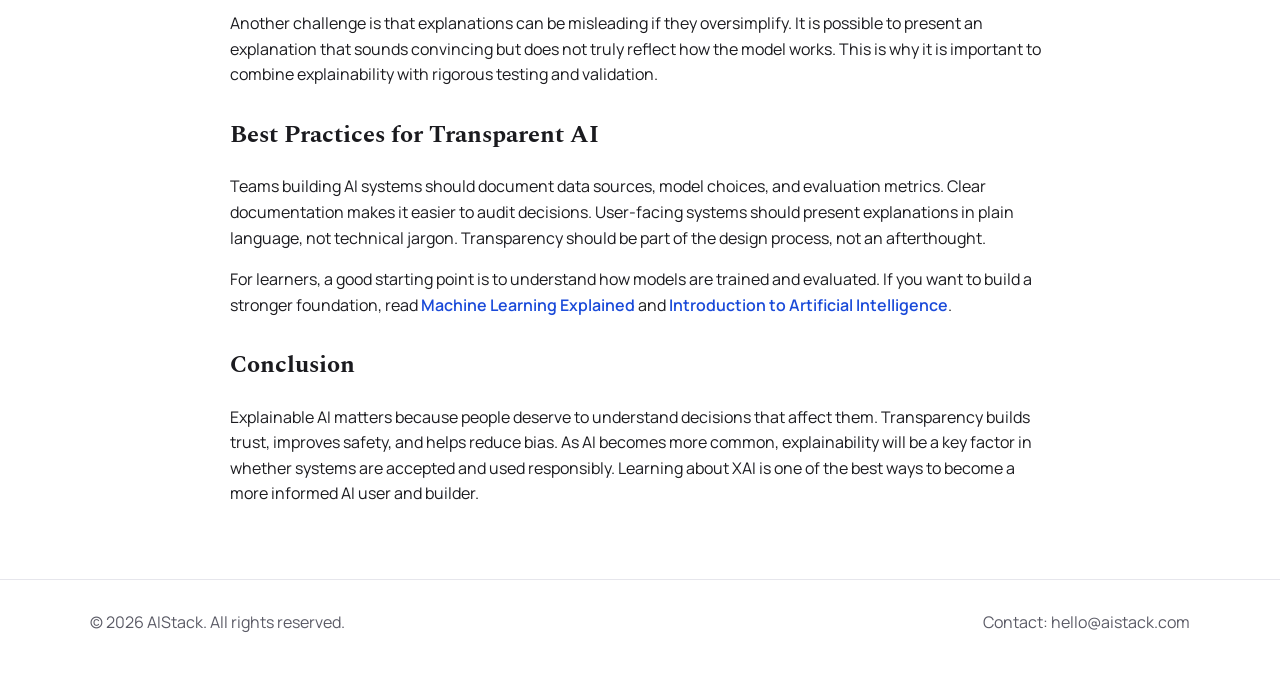
<file: explainable-ai.html>
﻿<!DOCTYPE html>
<html lang="en">
<head>
  <!-- SEO meta tags -->
  <meta charset="UTF-8" />
  <meta name="viewport" content="width=device-width, initial-scale=1.0" />
  <meta name="description" content="Learn why explainable AI matters, how transparency builds trust, and where it is used." />
  <meta name="keywords" content="explainable AI, XAI, AI transparency, interpretable models" />
  <title>Explainable AI: Why Transparency Matters in AI Decision Making</title>
  <link rel="icon" href="images/logo.png" type="image/png" />
  <link rel="stylesheet" href="css/style.css" />
</head>
<body>
  <!-- Site header with logo and full navigation -->
  <header class="site-header">
  <div class="container header-inner">
    <div class="nav-top">
      <a class="logo" href="index.html">
        <img src="images/logo.png" alt="AIStack Logo" />
        <span>AIStack</span>
      </a>
      <nav class="nav nav-main">
        <a href="index.html">Home</a>
        <a href="about.html">About</a>
        <a href="contact.html">Contact</a>
        <a href="privacy.html">Privacy</a>
      </nav>
    </div>
    <nav class="nav nav-articles">
      <span class="nav-label">Articles:</span>
      <a href="intro-to-ai.html">Intro to AI</a>
      <a href="best-ai-tools-students-2026.html">AI Tools 2026</a>
      <a href="machine-learning-explained.html">ML Explained</a>
      <a href="explainable-ai.html">Explainable AI</a>
      <a href="ethical-issues-ai.html">Ethical Issues</a>
      <a href="nlp-how-machines-understand-language.html">NLP Basics</a>
      <a href="ai-in-healthcare.html">AI in Healthcare</a>
      <a href="ai-future-of-jobs.html">Future of Jobs</a>
      <a href="top-free-ai-tools-productivity.html">Free AI Tools</a>
      <a href="ai-in-everyday-life.html">AI in Everyday Life</a>
    </nav>
  </div>
</header>

  <!-- Article content -->
  <section class="section">
    <div class="container article">
      <h1>Explainable AI: Why Transparency Matters in AI Decision Making</h1>
      <p class="article-meta">Ethics Â· 9-10 min read Â· Updated 2026</p>
      <p>
        Explainable AI (XAI) refers to methods that help people understand how an AI system makes decisions. Many modern
        AI models, especially deep learning systems, are powerful but difficult to interpret. They work like a black box:
        they take input, produce output, and the reasoning in between is hidden. In high-stakes areas like healthcare,
        finance, and hiring, this lack of transparency can be risky. Explainable AI aims to open the black box.
      </p>
      <h2>Why Explainability Matters</h2>
      <p>
        When an AI system makes a decision, people need to know why. If a model rejects a loan application or suggests a
        medical diagnosis, understanding the factors behind the decision builds trust and makes errors easier to detect.
        Without explainability, users may either distrust the system or accept its output without question. Neither is
        healthy. Transparency helps people make better, safer decisions alongside AI.
      </p>
      <h2>Trust, Accountability, and Fairness</h2>
      <p>
        Explainability supports accountability. If a system is biased or wrong, we need to identify the cause. Was the
        training data flawed? Were the model features misleading? Interpretable models help teams trace these issues and
        correct them. This is especially important for fairness, as biased decisions can harm people at scale. Learn more
        in <a class="text-link" href="ethical-issues-ai.html">Ethical Issues in AI</a>.
      </p>
      <p>
        Trust is also important for adoption. People are more likely to use AI when they understand how it reaches
        conclusions. For example, a doctor may trust a diagnostic AI more if it highlights the parts of an X-ray that led
        to its recommendation. That small explanation can be the difference between safe adoption and rejection.
      </p>
      <h2>Two Main Paths to Explainable AI</h2>
      <p>
        Some XAI techniques are built into the model itself. These are called interpretable models, such as decision
        trees, linear regression, or rule-based systems. They are simpler to understand, but they may not be as accurate
        for complex tasks. The other path is post-hoc explanations. These methods analyze a trained model and provide
        explanations after the fact. Examples include feature importance scores, visual heatmaps, and local explanations
        that show why a specific prediction was made.
      </p>
      <h2>Real-World Examples of Explainability</h2>
      <p>
        In healthcare, explainable AI can show which parts of a medical scan led to a diagnosis. This helps doctors
        verify results and catch mistakes. In finance, explanations can show which factors influenced a credit score or
        loan approval, improving transparency for customers. In HR, explainable AI can help hiring teams ensure that
        models are not unfairly penalizing certain groups.
      </p>
      <p>
        In consumer apps, explainability can be as simple as a reason behind a recommendation, such as "Because you
        watched similar videos." This kind of transparency improves user trust and helps people understand how their data
        is used.
      </p>
      <h2>Challenges and Tradeoffs</h2>
      <p>
        There is often a tradeoff between accuracy and interpretability. More complex models can achieve higher
        performance, but they are harder to explain. The right balance depends on the context. In a low-stakes scenario,
        a black-box model might be acceptable. In high-stakes contexts, explainability should be prioritized even if it
        reduces accuracy slightly.
      </p>
      <p>
        Another challenge is that explanations can be misleading if they oversimplify. It is possible to present an
        explanation that sounds convincing but does not truly reflect how the model works. This is why it is important to
        combine explainability with rigorous testing and validation.
      </p>
      <h2>Best Practices for Transparent AI</h2>
      <p>
        Teams building AI systems should document data sources, model choices, and evaluation metrics. Clear documentation
        makes it easier to audit decisions. User-facing systems should present explanations in plain language, not
        technical jargon. Transparency should be part of the design process, not an afterthought.
      </p>
      <p>
        For learners, a good starting point is to understand how models are trained and evaluated. If you want to build a
        stronger foundation, read <a class="text-link" href="machine-learning-explained.html">Machine Learning Explained</a>
        and <a class="text-link" href="intro-to-ai.html">Introduction to Artificial Intelligence</a>.
      </p>
      <h2>Conclusion</h2>
      <p>
        Explainable AI matters because people deserve to understand decisions that affect them. Transparency builds trust,
        improves safety, and helps reduce bias. As AI becomes more common, explainability will be a key factor in whether
        systems are accepted and used responsibly. Learning about XAI is one of the best ways to become a more informed AI
        user and builder.
      </p>
    </div>
  </section>

  <!-- Site footer -->
  <footer class="site-footer">
    <div class="container footer-inner">
      <p>&copy; 2026 AIStack. All rights reserved.</p>
      <p>Contact: <a href="mailto:hello@aistack.com">hello@aistack.com</a></p>
    </div>
  </footer>

  <!-- Main JavaScript -->
  <script src="js/main.js"></script>
</body>
</html>
</file>
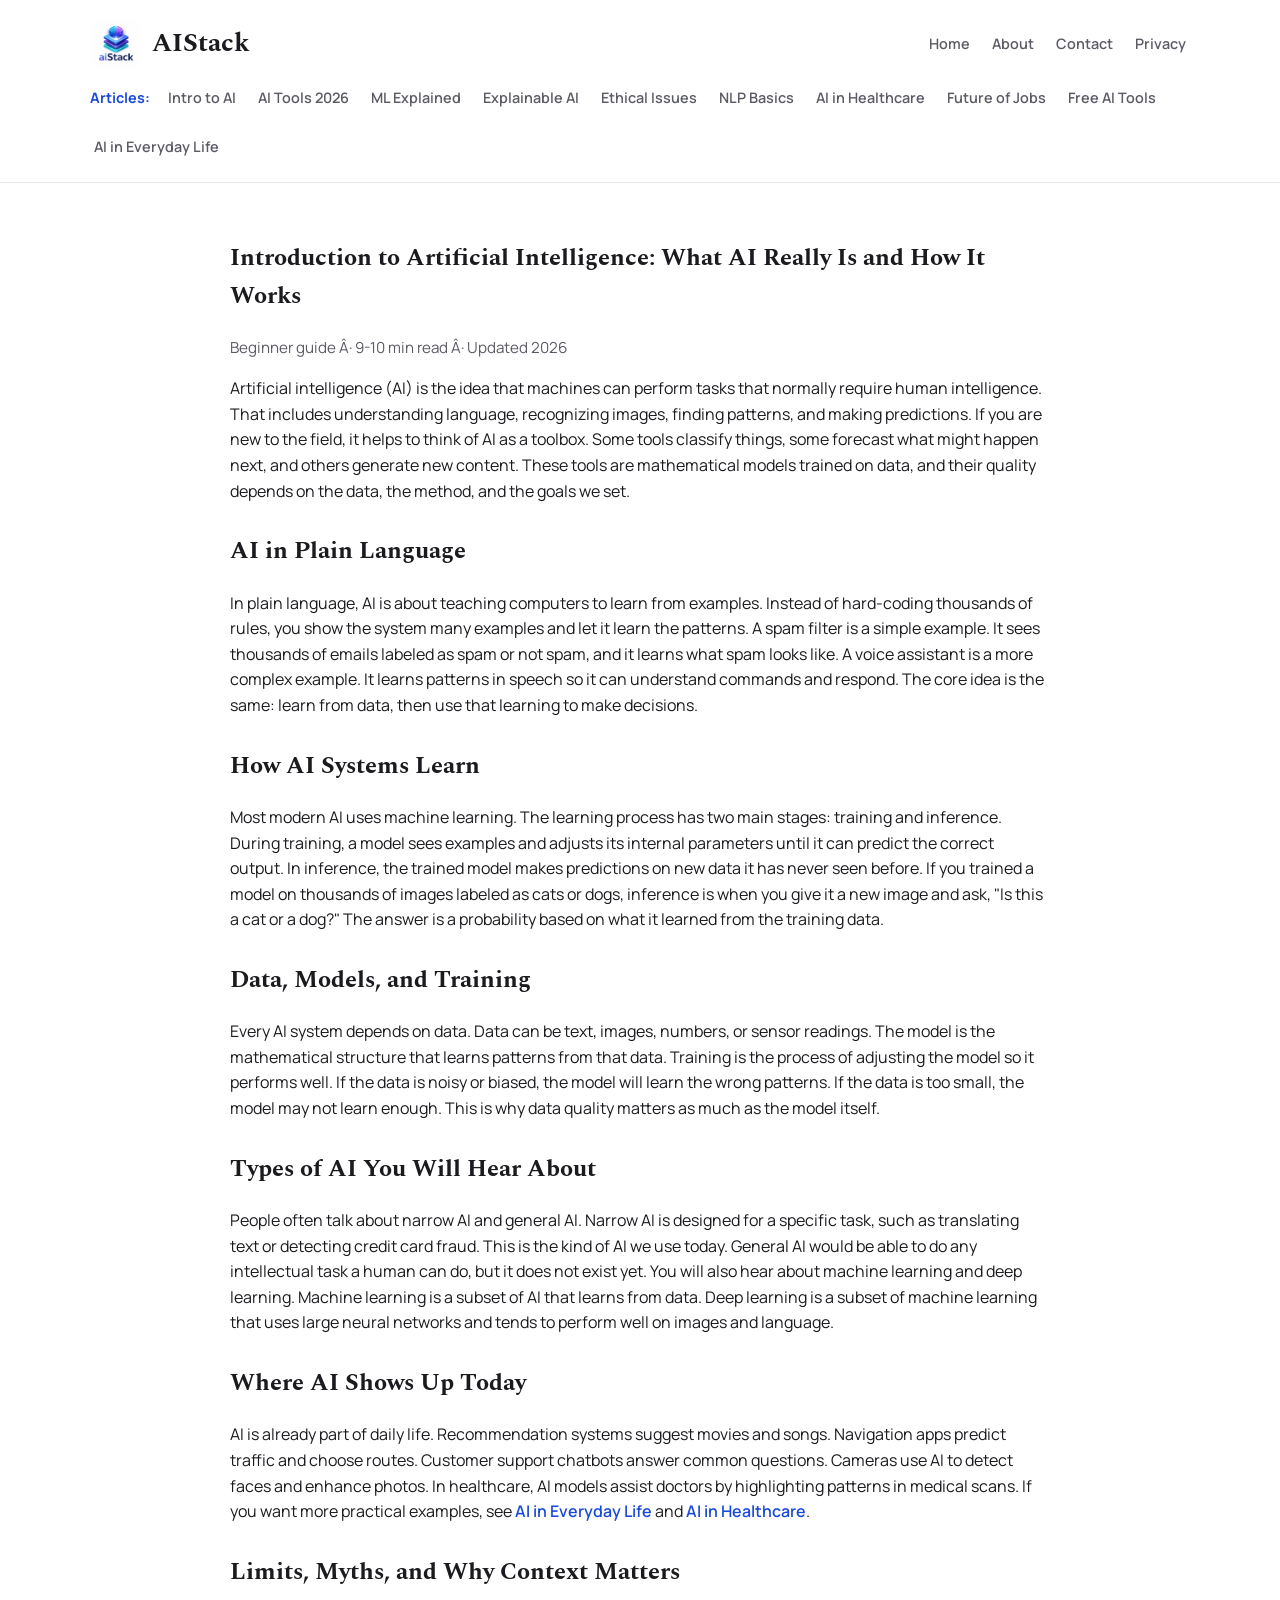
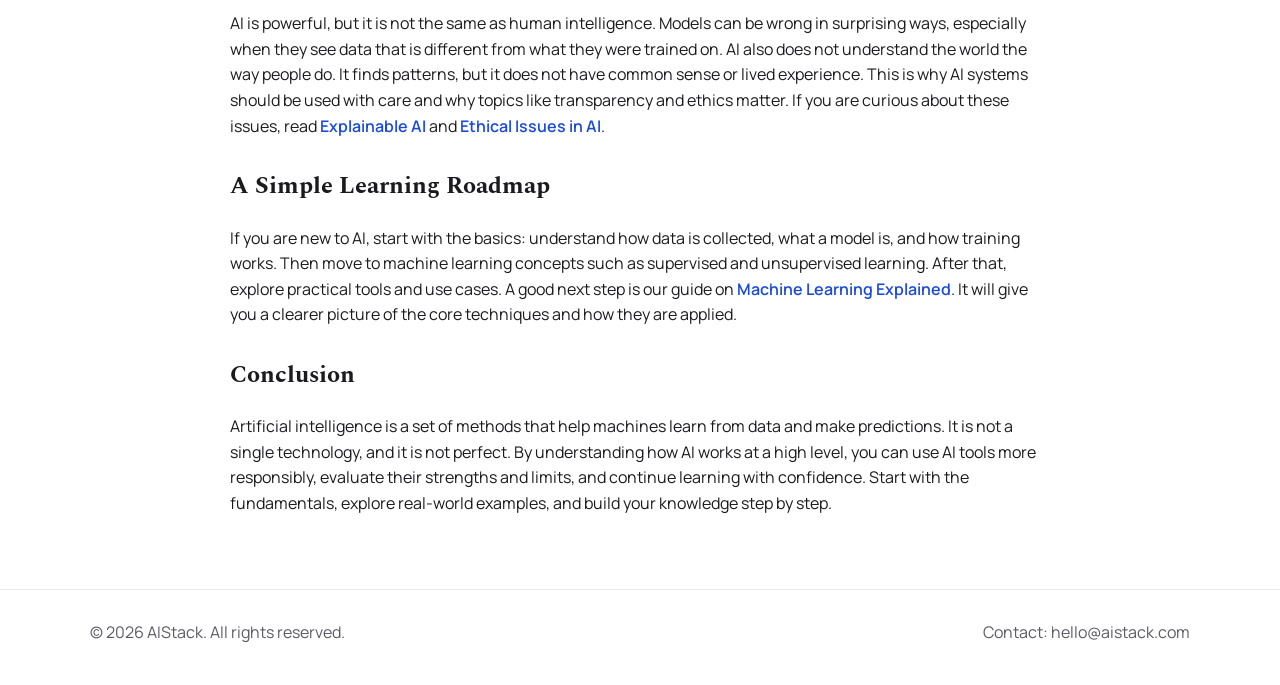
<file: intro-to-ai.html>
﻿<!DOCTYPE html>
<html lang="en">
<head>
  <!-- SEO meta tags -->
  <meta charset="UTF-8" />
  <meta name="viewport" content="width=device-width, initial-scale=1.0" />
  <meta name="description" content="A beginner-friendly introduction to artificial intelligence, how AI works, and where it is used." />
  <meta name="keywords" content="introduction to AI, artificial intelligence basics, how AI works" />
  <title>Introduction to Artificial Intelligence: What AI Really Is and How It Works</title>
  <link rel="icon" href="images/logo.png" type="image/png" />
  <link rel="stylesheet" href="css/style.css" />
</head>
<body>
  <!-- Site header with logo and full navigation -->
  <header class="site-header">
  <div class="container header-inner">
    <div class="nav-top">
      <a class="logo" href="index.html">
        <img src="images/logo.png" alt="AIStack Logo" />
        <span>AIStack</span>
      </a>
      <nav class="nav nav-main">
        <a href="index.html">Home</a>
        <a href="about.html">About</a>
        <a href="contact.html">Contact</a>
        <a href="privacy.html">Privacy</a>
      </nav>
    </div>
    <nav class="nav nav-articles">
      <span class="nav-label">Articles:</span>
      <a href="intro-to-ai.html">Intro to AI</a>
      <a href="best-ai-tools-students-2026.html">AI Tools 2026</a>
      <a href="machine-learning-explained.html">ML Explained</a>
      <a href="explainable-ai.html">Explainable AI</a>
      <a href="ethical-issues-ai.html">Ethical Issues</a>
      <a href="nlp-how-machines-understand-language.html">NLP Basics</a>
      <a href="ai-in-healthcare.html">AI in Healthcare</a>
      <a href="ai-future-of-jobs.html">Future of Jobs</a>
      <a href="top-free-ai-tools-productivity.html">Free AI Tools</a>
      <a href="ai-in-everyday-life.html">AI in Everyday Life</a>
    </nav>
  </div>
</header>

  <!-- Article content -->
  <section class="section">
    <div class="container article">
      <h1>Introduction to Artificial Intelligence: What AI Really Is and How It Works</h1>
      <p class="article-meta">Beginner guide Â· 9-10 min read Â· Updated 2026</p>
      <p>
        Artificial intelligence (AI) is the idea that machines can perform tasks that normally require human
        intelligence. That includes understanding language, recognizing images, finding patterns, and making predictions.
        If you are new to the field, it helps to think of AI as a toolbox. Some tools classify things, some forecast what
        might happen next, and others generate new content. These tools are mathematical models trained on data, and their
        quality depends on the data, the method, and the goals we set.
      </p>
      <h2>AI in Plain Language</h2>
      <p>
        In plain language, AI is about teaching computers to learn from examples. Instead of hard-coding thousands of
        rules, you show the system many examples and let it learn the patterns. A spam filter is a simple example. It
        sees thousands of emails labeled as spam or not spam, and it learns what spam looks like. A voice assistant is a
        more complex example. It learns patterns in speech so it can understand commands and respond. The core idea is the
        same: learn from data, then use that learning to make decisions.
      </p>
      <h2>How AI Systems Learn</h2>
      <p>
        Most modern AI uses machine learning. The learning process has two main stages: training and inference. During
        training, a model sees examples and adjusts its internal parameters until it can predict the correct output. In
        inference, the trained model makes predictions on new data it has never seen before. If you trained a model on
        thousands of images labeled as cats or dogs, inference is when you give it a new image and ask, "Is this a cat or
        a dog?" The answer is a probability based on what it learned from the training data.
      </p>
      <h2>Data, Models, and Training</h2>
      <p>
        Every AI system depends on data. Data can be text, images, numbers, or sensor readings. The model is the
        mathematical structure that learns patterns from that data. Training is the process of adjusting the model so it
        performs well. If the data is noisy or biased, the model will learn the wrong patterns. If the data is too small,
        the model may not learn enough. This is why data quality matters as much as the model itself.
      </p>
      <h2>Types of AI You Will Hear About</h2>
      <p>
        People often talk about narrow AI and general AI. Narrow AI is designed for a specific task, such as translating
        text or detecting credit card fraud. This is the kind of AI we use today. General AI would be able to do any
        intellectual task a human can do, but it does not exist yet. You will also hear about machine learning and deep
        learning. Machine learning is a subset of AI that learns from data. Deep learning is a subset of machine learning
        that uses large neural networks and tends to perform well on images and language.
      </p>
      <h2>Where AI Shows Up Today</h2>
      <p>
        AI is already part of daily life. Recommendation systems suggest movies and songs. Navigation apps predict traffic
        and choose routes. Customer support chatbots answer common questions. Cameras use AI to detect faces and enhance
        photos. In healthcare, AI models assist doctors by highlighting patterns in medical scans. If you want more
        practical examples, see <a class="text-link" href="ai-in-everyday-life.html">AI in Everyday Life</a> and
        <a class="text-link" href="ai-in-healthcare.html">AI in Healthcare</a>.
      </p>
      <h2>Limits, Myths, and Why Context Matters</h2>
      <p>
        AI is powerful, but it is not the same as human intelligence. Models can be wrong in surprising ways, especially
        when they see data that is different from what they were trained on. AI also does not understand the world the
        way people do. It finds patterns, but it does not have common sense or lived experience. This is why AI systems
        should be used with care and why topics like transparency and ethics matter. If you are curious about these
        issues, read <a class="text-link" href="explainable-ai.html">Explainable AI</a> and
        <a class="text-link" href="ethical-issues-ai.html">Ethical Issues in AI</a>.
      </p>
      <h2>A Simple Learning Roadmap</h2>
      <p>
        If you are new to AI, start with the basics: understand how data is collected, what a model is, and how training
        works. Then move to machine learning concepts such as supervised and unsupervised learning. After that, explore
        practical tools and use cases. A good next step is our guide on
        <a class="text-link" href="machine-learning-explained.html">Machine Learning Explained</a>. It will give you a
        clearer picture of the core techniques and how they are applied.
      </p>
      <h2>Conclusion</h2>
      <p>
        Artificial intelligence is a set of methods that help machines learn from data and make predictions. It is not a
        single technology, and it is not perfect. By understanding how AI works at a high level, you can use AI tools
        more responsibly, evaluate their strengths and limits, and continue learning with confidence. Start with the
        fundamentals, explore real-world examples, and build your knowledge step by step.
      </p>
    </div>
  </section>

  <!-- Site footer -->
  <footer class="site-footer">
    <div class="container footer-inner">
      <p>&copy; 2026 AIStack. All rights reserved.</p>
      <p>Contact: <a href="mailto:hello@aistack.com">hello@aistack.com</a></p>
    </div>
  </footer>

  <!-- Main JavaScript -->
  <script src="js/main.js"></script>
</body>
</html>
</file>
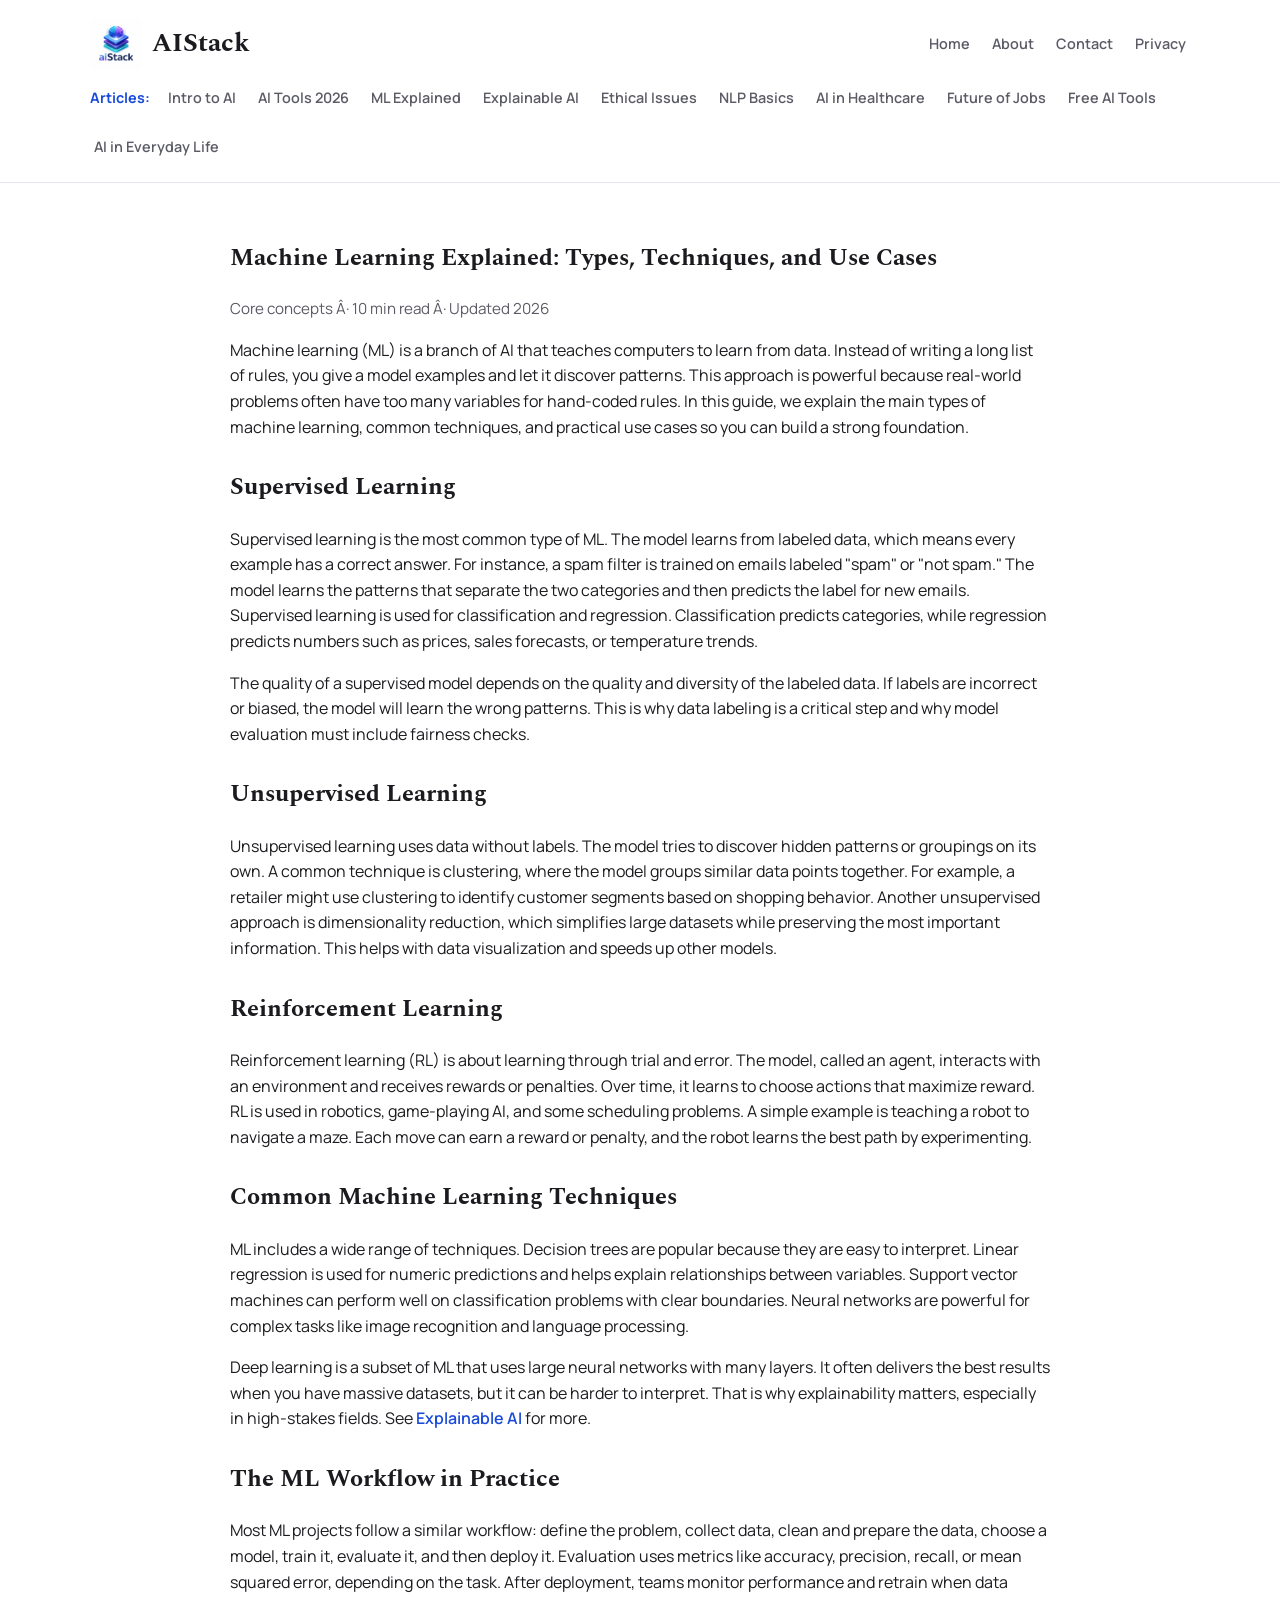
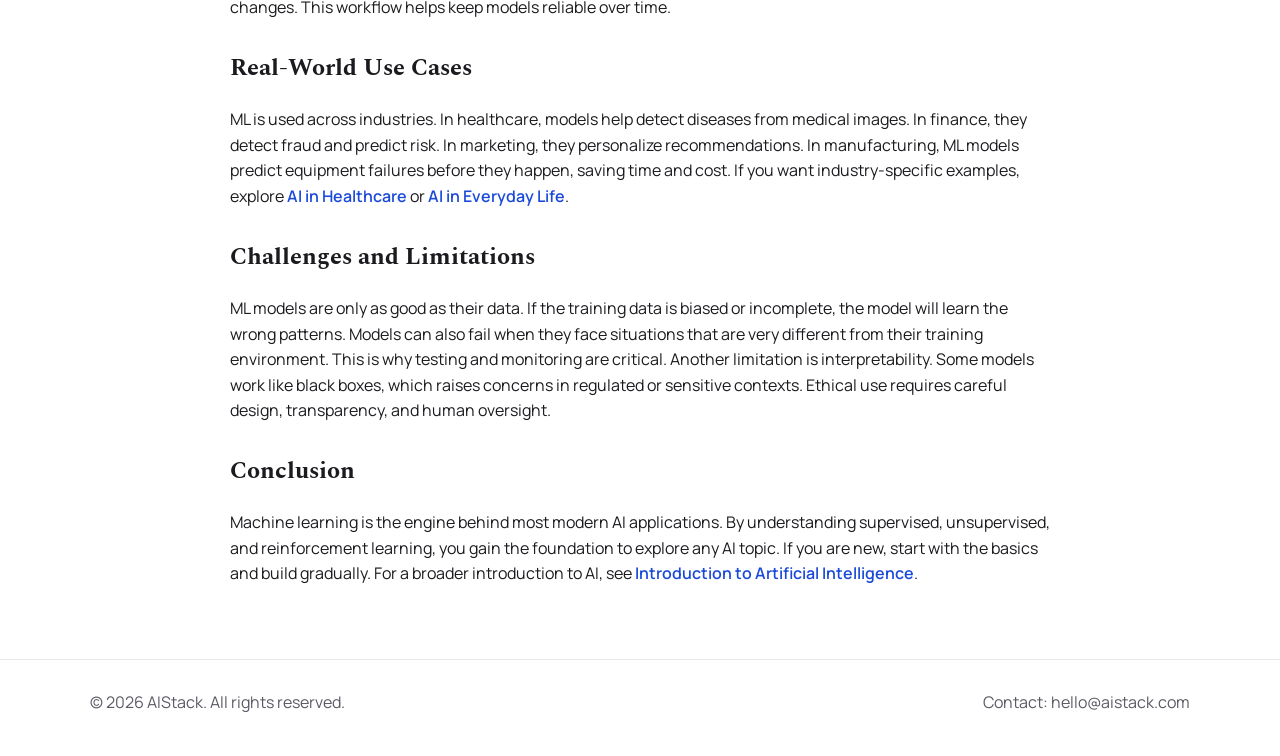
<file: machine-learning-explained.html>
﻿<!DOCTYPE html>
<html lang="en">
<head>
  <!-- SEO meta tags -->
  <meta charset="UTF-8" />
  <meta name="viewport" content="width=device-width, initial-scale=1.0" />
  <meta name="description" content="Learn the main types of machine learning, key techniques, and real-world use cases." />
  <meta name="keywords" content="machine learning explained, ML types, supervised learning, unsupervised learning" />
  <title>Machine Learning Explained: Types, Techniques, and Use Cases</title>
  <link rel="icon" href="images/logo.png" type="image/png" />
  <link rel="stylesheet" href="css/style.css" />
</head>
<body>
  <!-- Site header with logo and full navigation -->
  <header class="site-header">
  <div class="container header-inner">
    <div class="nav-top">
      <a class="logo" href="index.html">
        <img src="images/logo.png" alt="AIStack Logo" />
        <span>AIStack</span>
      </a>
      <nav class="nav nav-main">
        <a href="index.html">Home</a>
        <a href="about.html">About</a>
        <a href="contact.html">Contact</a>
        <a href="privacy.html">Privacy</a>
      </nav>
    </div>
    <nav class="nav nav-articles">
      <span class="nav-label">Articles:</span>
      <a href="intro-to-ai.html">Intro to AI</a>
      <a href="best-ai-tools-students-2026.html">AI Tools 2026</a>
      <a href="machine-learning-explained.html">ML Explained</a>
      <a href="explainable-ai.html">Explainable AI</a>
      <a href="ethical-issues-ai.html">Ethical Issues</a>
      <a href="nlp-how-machines-understand-language.html">NLP Basics</a>
      <a href="ai-in-healthcare.html">AI in Healthcare</a>
      <a href="ai-future-of-jobs.html">Future of Jobs</a>
      <a href="top-free-ai-tools-productivity.html">Free AI Tools</a>
      <a href="ai-in-everyday-life.html">AI in Everyday Life</a>
    </nav>
  </div>
</header>

  <!-- Article content -->
  <section class="section">
    <div class="container article">
      <h1>Machine Learning Explained: Types, Techniques, and Use Cases</h1>
      <p class="article-meta">Core concepts Â· 10 min read Â· Updated 2026</p>
      <p>
        Machine learning (ML) is a branch of AI that teaches computers to learn from data. Instead of writing a long list
        of rules, you give a model examples and let it discover patterns. This approach is powerful because real-world
        problems often have too many variables for hand-coded rules. In this guide, we explain the main types of machine
        learning, common techniques, and practical use cases so you can build a strong foundation.
      </p>
      <h2>Supervised Learning</h2>
      <p>
        Supervised learning is the most common type of ML. The model learns from labeled data, which means every example
        has a correct answer. For instance, a spam filter is trained on emails labeled "spam" or "not spam." The model
        learns the patterns that separate the two categories and then predicts the label for new emails. Supervised
        learning is used for classification and regression. Classification predicts categories, while regression predicts
        numbers such as prices, sales forecasts, or temperature trends.
      </p>
      <p>
        The quality of a supervised model depends on the quality and diversity of the labeled data. If labels are
        incorrect or biased, the model will learn the wrong patterns. This is why data labeling is a critical step and
        why model evaluation must include fairness checks.
      </p>
      <h2>Unsupervised Learning</h2>
      <p>
        Unsupervised learning uses data without labels. The model tries to discover hidden patterns or groupings on its
        own. A common technique is clustering, where the model groups similar data points together. For example, a retailer
        might use clustering to identify customer segments based on shopping behavior. Another unsupervised approach is
        dimensionality reduction, which simplifies large datasets while preserving the most important information. This
        helps with data visualization and speeds up other models.
      </p>
      <h2>Reinforcement Learning</h2>
      <p>
        Reinforcement learning (RL) is about learning through trial and error. The model, called an agent, interacts with
        an environment and receives rewards or penalties. Over time, it learns to choose actions that maximize reward. RL
        is used in robotics, game-playing AI, and some scheduling problems. A simple example is teaching a robot to
        navigate a maze. Each move can earn a reward or penalty, and the robot learns the best path by experimenting.
      </p>
      <h2>Common Machine Learning Techniques</h2>
      <p>
        ML includes a wide range of techniques. Decision trees are popular because they are easy to interpret. Linear
        regression is used for numeric predictions and helps explain relationships between variables. Support vector
        machines can perform well on classification problems with clear boundaries. Neural networks are powerful for
        complex tasks like image recognition and language processing.
      </p>
      <p>
        Deep learning is a subset of ML that uses large neural networks with many layers. It often delivers the best
        results when you have massive datasets, but it can be harder to interpret. That is why explainability matters,
        especially in high-stakes fields. See <a class="text-link" href="explainable-ai.html">Explainable AI</a> for more.
      </p>
      <h2>The ML Workflow in Practice</h2>
      <p>
        Most ML projects follow a similar workflow: define the problem, collect data, clean and prepare the data, choose a
        model, train it, evaluate it, and then deploy it. Evaluation uses metrics like accuracy, precision, recall, or
        mean squared error, depending on the task. After deployment, teams monitor performance and retrain when data
        changes. This workflow helps keep models reliable over time.
      </p>
      <h2>Real-World Use Cases</h2>
      <p>
        ML is used across industries. In healthcare, models help detect diseases from medical images. In finance, they
        detect fraud and predict risk. In marketing, they personalize recommendations. In manufacturing, ML models predict
        equipment failures before they happen, saving time and cost. If you want industry-specific examples, explore
        <a class="text-link" href="ai-in-healthcare.html">AI in Healthcare</a> or
        <a class="text-link" href="ai-in-everyday-life.html">AI in Everyday Life</a>.
      </p>
      <h2>Challenges and Limitations</h2>
      <p>
        ML models are only as good as their data. If the training data is biased or incomplete, the model will learn the
        wrong patterns. Models can also fail when they face situations that are very different from their training
        environment. This is why testing and monitoring are critical. Another limitation is interpretability. Some models
        work like black boxes, which raises concerns in regulated or sensitive contexts. Ethical use requires careful
        design, transparency, and human oversight.
      </p>
      <h2>Conclusion</h2>
      <p>
        Machine learning is the engine behind most modern AI applications. By understanding supervised, unsupervised, and
        reinforcement learning, you gain the foundation to explore any AI topic. If you are new, start with the basics and
        build gradually. For a broader introduction to AI, see
        <a class="text-link" href="intro-to-ai.html">Introduction to Artificial Intelligence</a>.
      </p>
    </div>
  </section>

  <!-- Site footer -->
  <footer class="site-footer">
    <div class="container footer-inner">
      <p>&copy; 2026 AIStack. All rights reserved.</p>
      <p>Contact: <a href="mailto:hello@aistack.com">hello@aistack.com</a></p>
    </div>
  </footer>

  <!-- Main JavaScript -->
  <script src="js/main.js"></script>
</body>
</html>
</file>
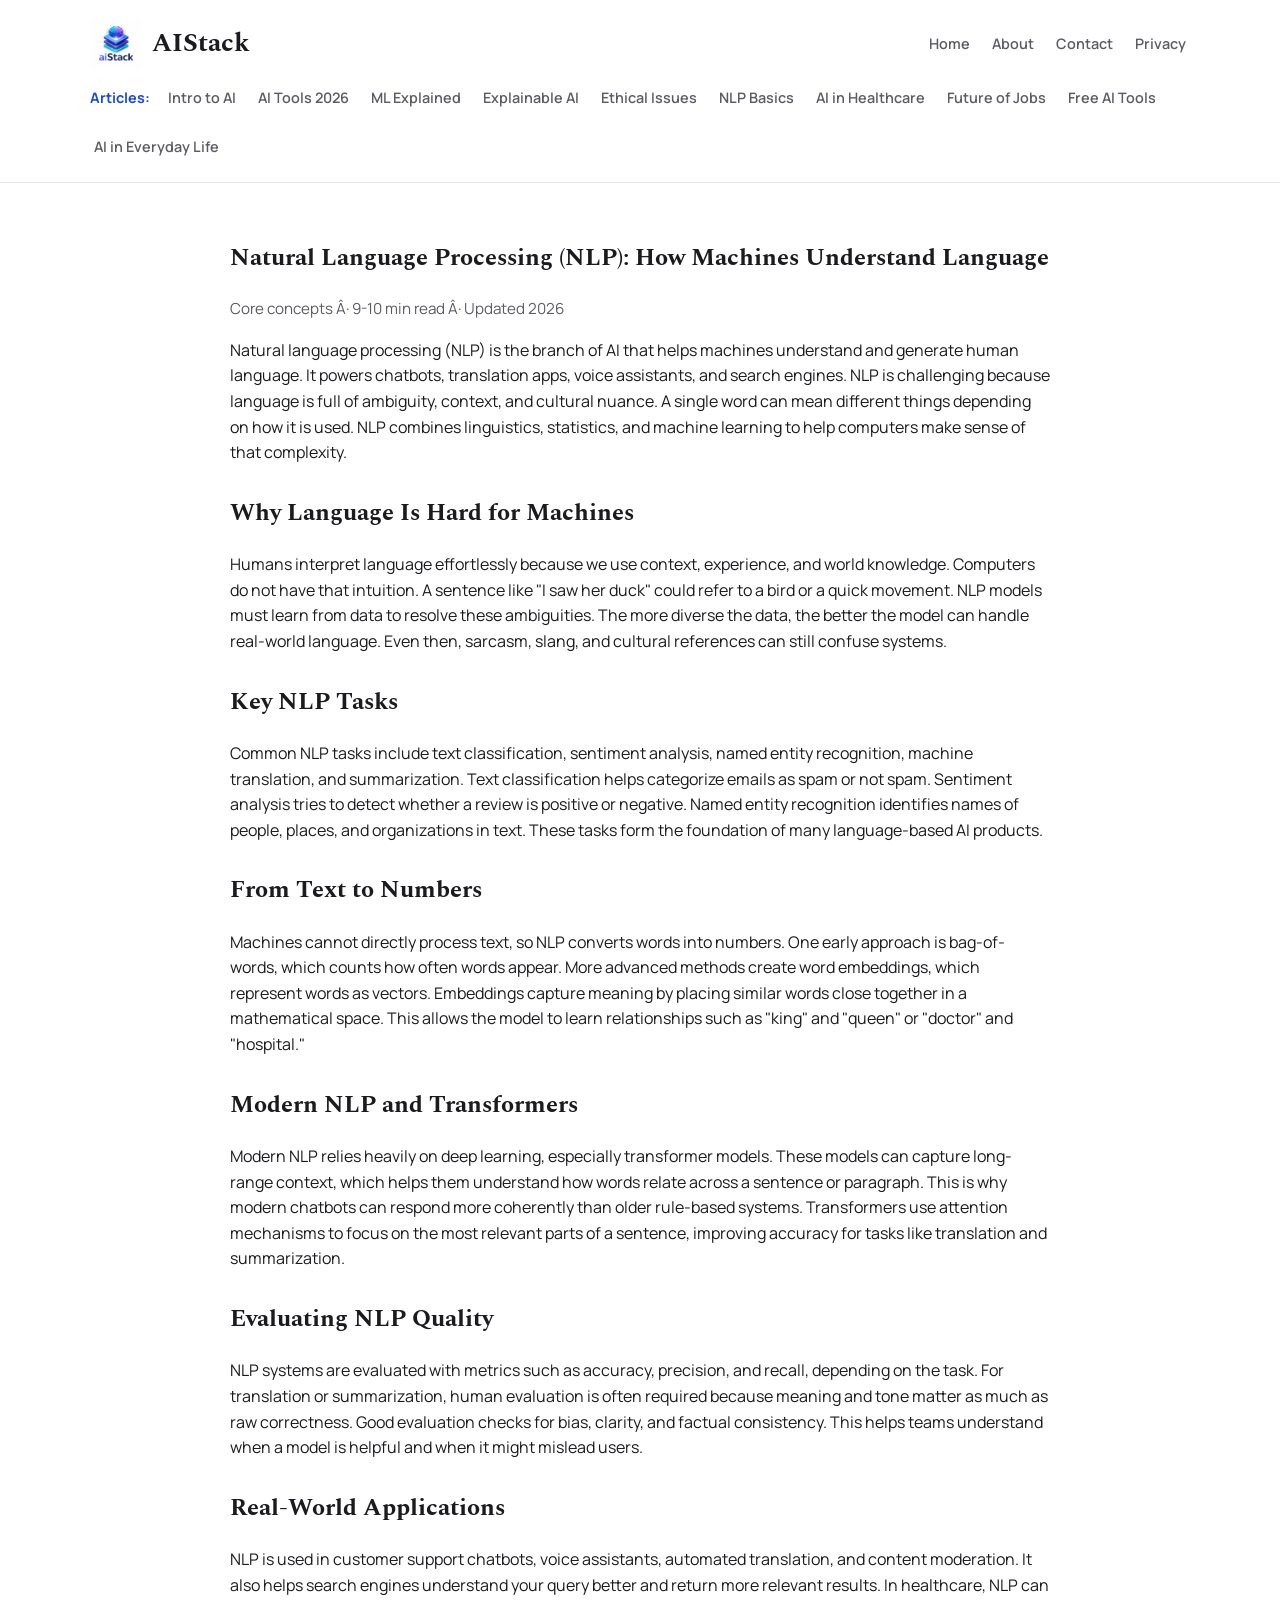
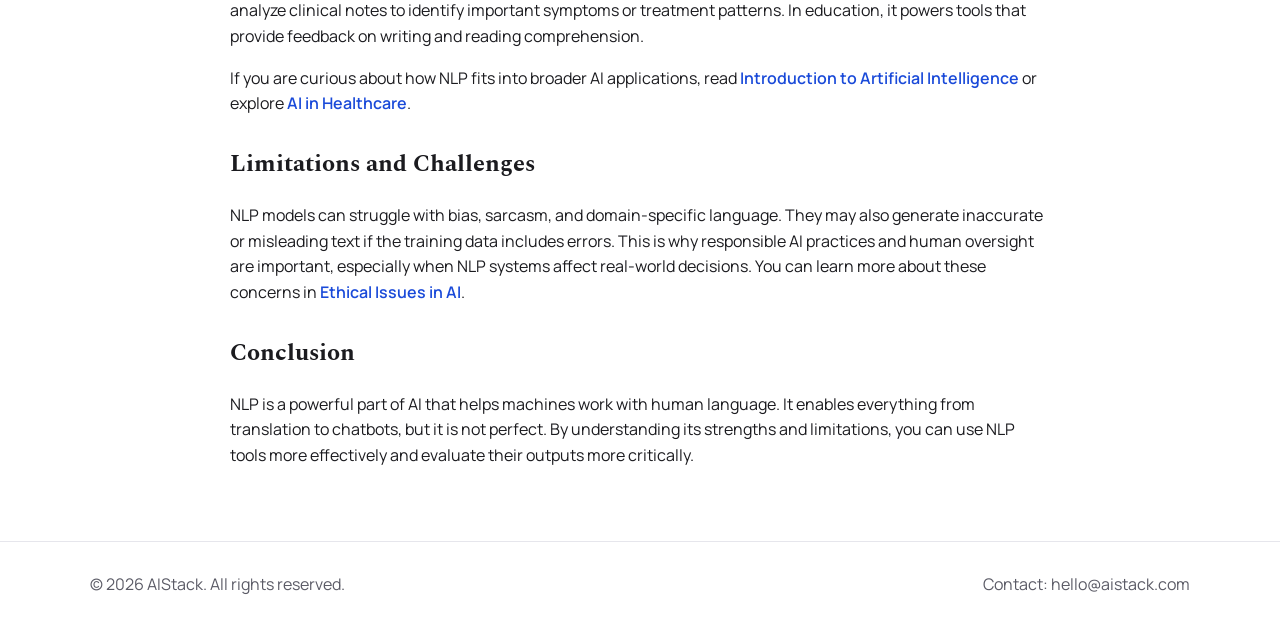
<file: nlp-how-machines-understand-language.html>
﻿<!DOCTYPE html>
<html lang="en">
<head>
  <!-- SEO meta tags -->
  <meta charset="UTF-8" />
  <meta name="viewport" content="width=device-width, initial-scale=1.0" />
  <meta name="description" content="A beginner-friendly guide to natural language processing (NLP) and how machines understand language." />
  <meta name="keywords" content="NLP basics, natural language processing, how AI understands language" />
  <title>Natural Language Processing (NLP): How Machines Understand Language</title>
  <link rel="icon" href="images/logo.png" type="image/png" />
  <link rel="stylesheet" href="css/style.css" />
</head>
<body>
  <!-- Site header with logo and full navigation -->
  <header class="site-header">
  <div class="container header-inner">
    <div class="nav-top">
      <a class="logo" href="index.html">
        <img src="images/logo.png" alt="AIStack Logo" />
        <span>AIStack</span>
      </a>
      <nav class="nav nav-main">
        <a href="index.html">Home</a>
        <a href="about.html">About</a>
        <a href="contact.html">Contact</a>
        <a href="privacy.html">Privacy</a>
      </nav>
    </div>
    <nav class="nav nav-articles">
      <span class="nav-label">Articles:</span>
      <a href="intro-to-ai.html">Intro to AI</a>
      <a href="best-ai-tools-students-2026.html">AI Tools 2026</a>
      <a href="machine-learning-explained.html">ML Explained</a>
      <a href="explainable-ai.html">Explainable AI</a>
      <a href="ethical-issues-ai.html">Ethical Issues</a>
      <a href="nlp-how-machines-understand-language.html">NLP Basics</a>
      <a href="ai-in-healthcare.html">AI in Healthcare</a>
      <a href="ai-future-of-jobs.html">Future of Jobs</a>
      <a href="top-free-ai-tools-productivity.html">Free AI Tools</a>
      <a href="ai-in-everyday-life.html">AI in Everyday Life</a>
    </nav>
  </div>
</header>

  <!-- Article content -->
  <section class="section">
    <div class="container article">
      <h1>Natural Language Processing (NLP): How Machines Understand Language</h1>
      <p class="article-meta">Core concepts Â· 9-10 min read Â· Updated 2026</p>
      <p>
        Natural language processing (NLP) is the branch of AI that helps machines understand and generate human language.
        It powers chatbots, translation apps, voice assistants, and search engines. NLP is challenging because language is
        full of ambiguity, context, and cultural nuance. A single word can mean different things depending on how it is
        used. NLP combines linguistics, statistics, and machine learning to help computers make sense of that complexity.
      </p>
      <h2>Why Language Is Hard for Machines</h2>
      <p>
        Humans interpret language effortlessly because we use context, experience, and world knowledge. Computers do not
        have that intuition. A sentence like "I saw her duck" could refer to a bird or a quick movement. NLP models must
        learn from data to resolve these ambiguities. The more diverse the data, the better the model can handle real-world
        language. Even then, sarcasm, slang, and cultural references can still confuse systems.
      </p>
      <h2>Key NLP Tasks</h2>
      <p>
        Common NLP tasks include text classification, sentiment analysis, named entity recognition, machine translation,
        and summarization. Text classification helps categorize emails as spam or not spam. Sentiment analysis tries to
        detect whether a review is positive or negative. Named entity recognition identifies names of people, places, and
        organizations in text. These tasks form the foundation of many language-based AI products.
      </p>
      <h2>From Text to Numbers</h2>
      <p>
        Machines cannot directly process text, so NLP converts words into numbers. One early approach is bag-of-words,
        which counts how often words appear. More advanced methods create word embeddings, which represent words as
        vectors. Embeddings capture meaning by placing similar words close together in a mathematical space. This allows
        the model to learn relationships such as "king" and "queen" or "doctor" and "hospital."
      </p>
      <h2>Modern NLP and Transformers</h2>
      <p>
        Modern NLP relies heavily on deep learning, especially transformer models. These models can capture long-range
        context, which helps them understand how words relate across a sentence or paragraph. This is why modern chatbots
        can respond more coherently than older rule-based systems. Transformers use attention mechanisms to focus on the
        most relevant parts of a sentence, improving accuracy for tasks like translation and summarization.
      </p>
      <h2>Evaluating NLP Quality</h2>
      <p>
        NLP systems are evaluated with metrics such as accuracy, precision, and recall, depending on the task. For
        translation or summarization, human evaluation is often required because meaning and tone matter as much as raw
        correctness. Good evaluation checks for bias, clarity, and factual consistency. This helps teams understand when a
        model is helpful and when it might mislead users.
      </p>
      <h2>Real-World Applications</h2>
      <p>
        NLP is used in customer support chatbots, voice assistants, automated translation, and content moderation. It also
        helps search engines understand your query better and return more relevant results. In healthcare, NLP can analyze
        clinical notes to identify important symptoms or treatment patterns. In education, it powers tools that provide
        feedback on writing and reading comprehension.
      </p>
      <p>
        If you are curious about how NLP fits into broader AI applications, read
        <a class="text-link" href="intro-to-ai.html">Introduction to Artificial Intelligence</a> or explore
        <a class="text-link" href="ai-in-healthcare.html">AI in Healthcare</a>.
      </p>
      <h2>Limitations and Challenges</h2>
      <p>
        NLP models can struggle with bias, sarcasm, and domain-specific language. They may also generate inaccurate or
        misleading text if the training data includes errors. This is why responsible AI practices and human oversight are
        important, especially when NLP systems affect real-world decisions. You can learn more about these concerns in
        <a class="text-link" href="ethical-issues-ai.html">Ethical Issues in AI</a>.
      </p>
      <h2>Conclusion</h2>
      <p>
        NLP is a powerful part of AI that helps machines work with human language. It enables everything from translation
        to chatbots, but it is not perfect. By understanding its strengths and limitations, you can use NLP tools more
        effectively and evaluate their outputs more critically.
      </p>
    </div>
  </section>

  <!-- Site footer -->
  <footer class="site-footer">
    <div class="container footer-inner">
      <p>&copy; 2026 AIStack. All rights reserved.</p>
      <p>Contact: <a href="mailto:hello@aistack.com">hello@aistack.com</a></p>
    </div>
  </footer>

  <!-- Main JavaScript -->
  <script src="js/main.js"></script>
</body>
</html>
</file>
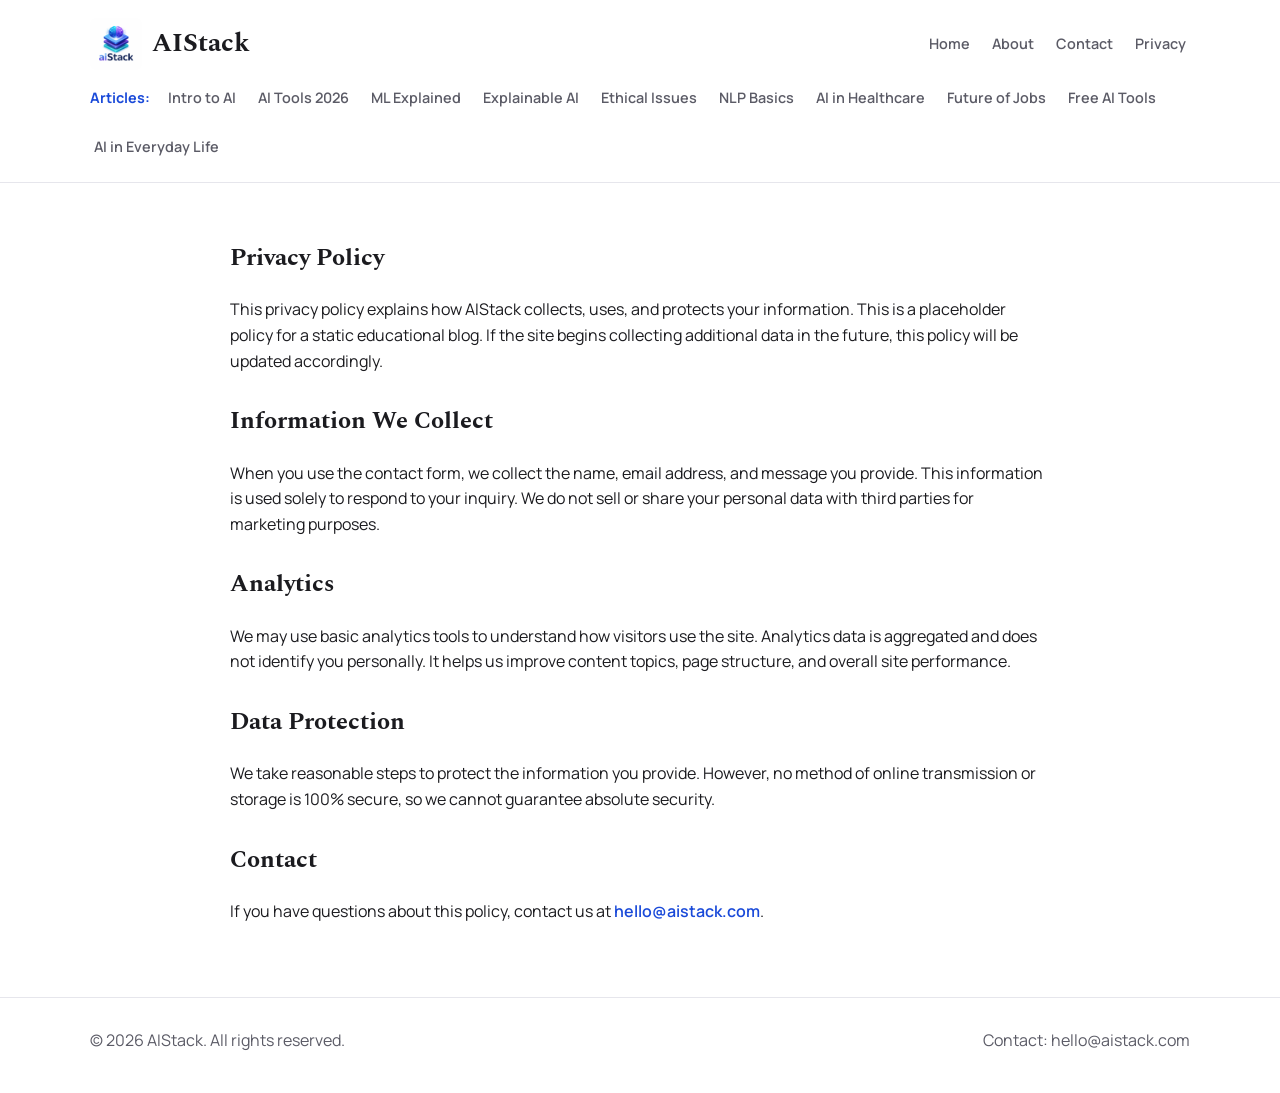
<file: privacy.html>
﻿<!DOCTYPE html>
<html lang="en">
<head>
  <!-- Basic SEO meta tags -->
  <meta charset="UTF-8" />
  <meta name="viewport" content="width=device-width, initial-scale=1.0" />
  <meta name="description" content="Read AIStack's privacy policy and learn how we handle contact form data and site analytics." />
  <meta name="keywords" content="privacy policy, AIStack privacy, data usage" />
  <title>Privacy Policy | AIStack</title>

  <!-- Main stylesheet -->
  <link rel="icon" href="images/logo.png" type="image/png" />
  <link rel="stylesheet" href="css/style.css" />
</head>
<body>
  <!-- Site header with logo and full navigation -->
  <header class="site-header">
  <div class="container header-inner">
    <div class="nav-top">
      <a class="logo" href="index.html">
        <img src="images/logo.png" alt="AIStack Logo" />
        <span>AIStack</span>
      </a>
      <nav class="nav nav-main">
        <a href="index.html">Home</a>
        <a href="about.html">About</a>
        <a href="contact.html">Contact</a>
        <a href="privacy.html">Privacy</a>
      </nav>
    </div>
    <nav class="nav nav-articles">
      <span class="nav-label">Articles:</span>
      <a href="intro-to-ai.html">Intro to AI</a>
      <a href="best-ai-tools-students-2026.html">AI Tools 2026</a>
      <a href="machine-learning-explained.html">ML Explained</a>
      <a href="explainable-ai.html">Explainable AI</a>
      <a href="ethical-issues-ai.html">Ethical Issues</a>
      <a href="nlp-how-machines-understand-language.html">NLP Basics</a>
      <a href="ai-in-healthcare.html">AI in Healthcare</a>
      <a href="ai-future-of-jobs.html">Future of Jobs</a>
      <a href="top-free-ai-tools-productivity.html">Free AI Tools</a>
      <a href="ai-in-everyday-life.html">AI in Everyday Life</a>
    </nav>
  </div>
</header>

  <!-- Privacy policy content -->
  <section class="section">
    <div class="container article">
      <h1>Privacy Policy</h1>
      <p>
        This privacy policy explains how AIStack collects, uses, and protects your information. This is a placeholder
        policy for a static educational blog. If the site begins collecting additional data in the future, this policy
        will be updated accordingly.
      </p>
      <h2>Information We Collect</h2>
      <p>
        When you use the contact form, we collect the name, email address, and message you provide. This information is
        used solely to respond to your inquiry. We do not sell or share your personal data with third parties for
        marketing purposes.
      </p>
      <h2>Analytics</h2>
      <p>
        We may use basic analytics tools to understand how visitors use the site. Analytics data is aggregated and does
        not identify you personally. It helps us improve content topics, page structure, and overall site performance.
      </p>
      <h2>Data Protection</h2>
      <p>
        We take reasonable steps to protect the information you provide. However, no method of online transmission or
        storage is 100% secure, so we cannot guarantee absolute security.
      </p>
      <h2>Contact</h2>
      <p>
        If you have questions about this policy, contact us at
        <a class="text-link" href="mailto:hello@aistack.com">hello@aistack.com</a>.
      </p>
    </div>
  </section>

  <!-- Site footer -->
  <footer class="site-footer">
    <div class="container footer-inner">
      <p>&copy; 2026 AIStack. All rights reserved.</p>
      <p>Contact: <a href="mailto:hello@aistack.com">hello@aistack.com</a></p>
    </div>
  </footer>

  <!-- Main JavaScript -->
  <script src="js/main.js"></script>
</body>
</html>
</file>
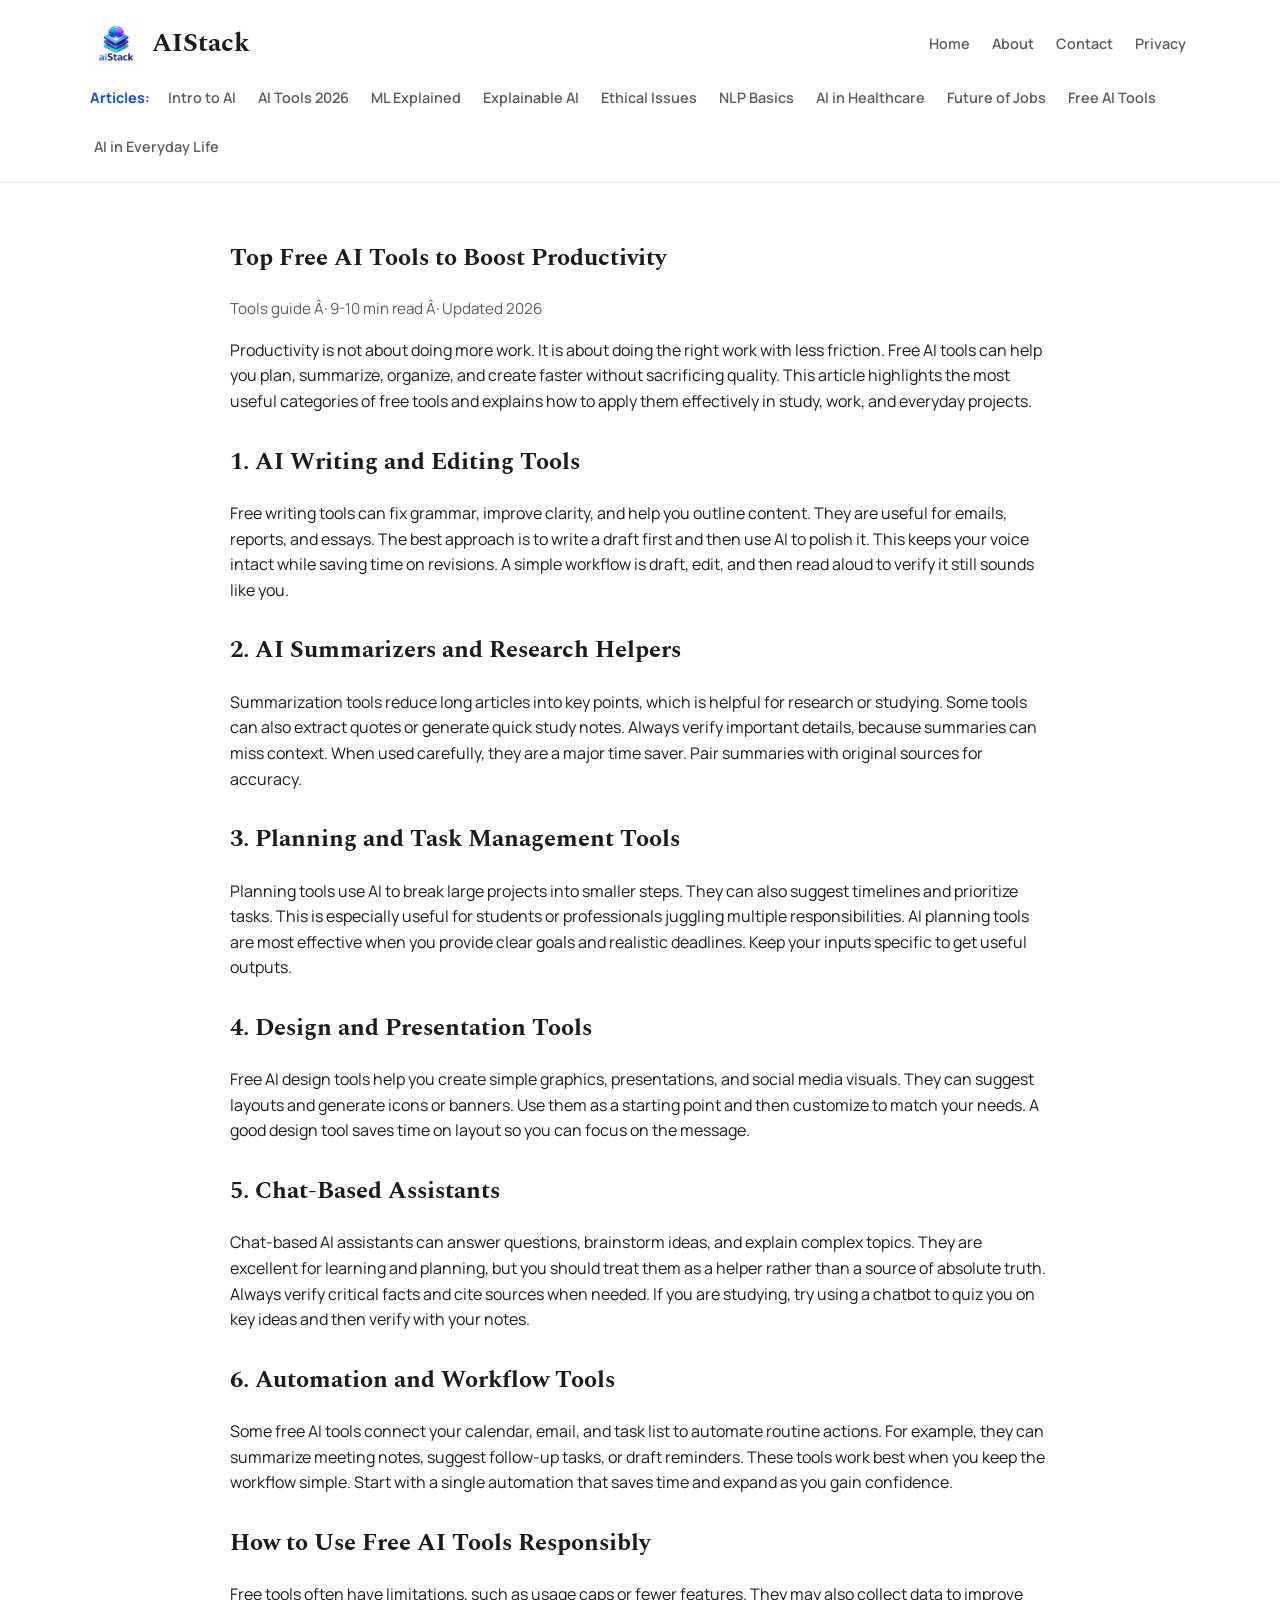
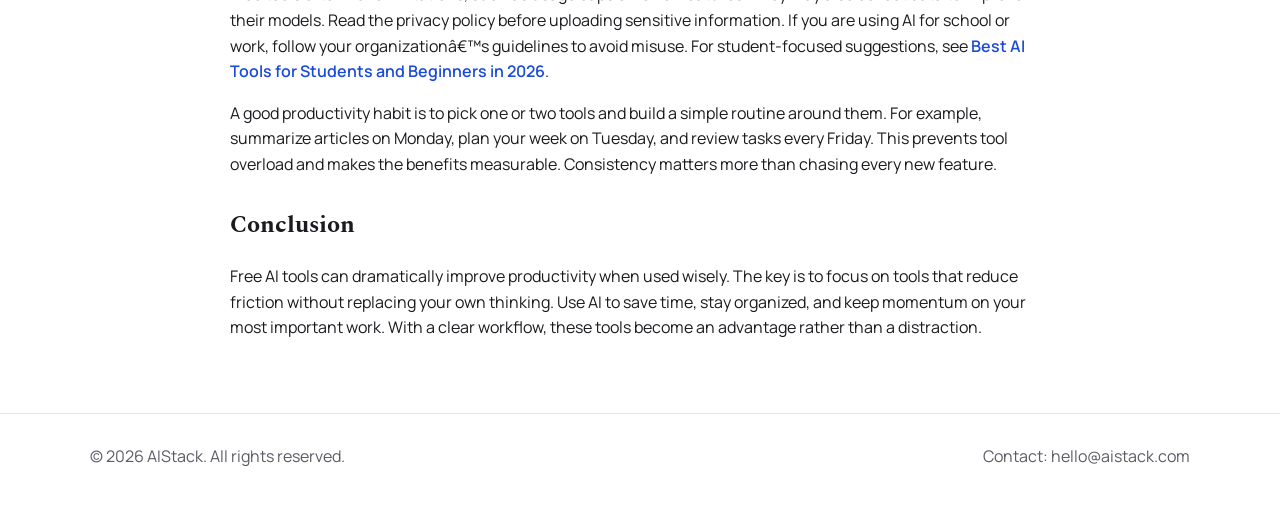
<file: top-free-ai-tools-productivity.html>
﻿<!DOCTYPE html>
<html lang="en">
<head>
  <!-- SEO meta tags -->
  <meta charset="UTF-8" />
  <meta name="viewport" content="width=device-width, initial-scale=1.0" />
  <meta name="description" content="Explore free AI tools that improve productivity, planning, and creative work." />
  <meta name="keywords" content="free AI tools, AI productivity, best free AI apps" />
  <title>Top Free AI Tools to Boost Productivity</title>
  <link rel="icon" href="images/logo.png" type="image/png" />
  <link rel="stylesheet" href="css/style.css" />
</head>
<body>
  <!-- Site header with logo and full navigation -->
  <header class="site-header">
  <div class="container header-inner">
    <div class="nav-top">
      <a class="logo" href="index.html">
        <img src="images/logo.png" alt="AIStack Logo" />
        <span>AIStack</span>
      </a>
      <nav class="nav nav-main">
        <a href="index.html">Home</a>
        <a href="about.html">About</a>
        <a href="contact.html">Contact</a>
        <a href="privacy.html">Privacy</a>
      </nav>
    </div>
    <nav class="nav nav-articles">
      <span class="nav-label">Articles:</span>
      <a href="intro-to-ai.html">Intro to AI</a>
      <a href="best-ai-tools-students-2026.html">AI Tools 2026</a>
      <a href="machine-learning-explained.html">ML Explained</a>
      <a href="explainable-ai.html">Explainable AI</a>
      <a href="ethical-issues-ai.html">Ethical Issues</a>
      <a href="nlp-how-machines-understand-language.html">NLP Basics</a>
      <a href="ai-in-healthcare.html">AI in Healthcare</a>
      <a href="ai-future-of-jobs.html">Future of Jobs</a>
      <a href="top-free-ai-tools-productivity.html">Free AI Tools</a>
      <a href="ai-in-everyday-life.html">AI in Everyday Life</a>
    </nav>
  </div>
</header>

  <!-- Article content -->
  <section class="section">
    <div class="container article">
      <h1>Top Free AI Tools to Boost Productivity</h1>
      <p class="article-meta">Tools guide Â· 9-10 min read Â· Updated 2026</p>
      <p>
        Productivity is not about doing more work. It is about doing the right work with less friction. Free AI tools can
        help you plan, summarize, organize, and create faster without sacrificing quality. This article highlights the
        most useful categories of free tools and explains how to apply them effectively in study, work, and everyday
        projects.
      </p>
      <h2>1. AI Writing and Editing Tools</h2>
      <p>
        Free writing tools can fix grammar, improve clarity, and help you outline content. They are useful for emails,
        reports, and essays. The best approach is to write a draft first and then use AI to polish it. This keeps your
        voice intact while saving time on revisions. A simple workflow is draft, edit, and then read aloud to verify it
        still sounds like you.
      </p>
      <h2>2. AI Summarizers and Research Helpers</h2>
      <p>
        Summarization tools reduce long articles into key points, which is helpful for research or studying. Some tools
        can also extract quotes or generate quick study notes. Always verify important details, because summaries can miss
        context. When used carefully, they are a major time saver. Pair summaries with original sources for accuracy.
      </p>
      <h2>3. Planning and Task Management Tools</h2>
      <p>
        Planning tools use AI to break large projects into smaller steps. They can also suggest timelines and prioritize
        tasks. This is especially useful for students or professionals juggling multiple responsibilities. AI planning
        tools are most effective when you provide clear goals and realistic deadlines. Keep your inputs specific to get
        useful outputs.
      </p>
      <h2>4. Design and Presentation Tools</h2>
      <p>
        Free AI design tools help you create simple graphics, presentations, and social media visuals. They can suggest
        layouts and generate icons or banners. Use them as a starting point and then customize to match your needs. A good
        design tool saves time on layout so you can focus on the message.
      </p>
      <h2>5. Chat-Based Assistants</h2>
      <p>
        Chat-based AI assistants can answer questions, brainstorm ideas, and explain complex topics. They are excellent
        for learning and planning, but you should treat them as a helper rather than a source of absolute truth. Always
        verify critical facts and cite sources when needed. If you are studying, try using a chatbot to quiz you on key
        ideas and then verify with your notes.
      </p>
      <h2>6. Automation and Workflow Tools</h2>
      <p>
        Some free AI tools connect your calendar, email, and task list to automate routine actions. For example, they can
        summarize meeting notes, suggest follow-up tasks, or draft reminders. These tools work best when you keep the
        workflow simple. Start with a single automation that saves time and expand as you gain confidence.
      </p>
      <h2>How to Use Free AI Tools Responsibly</h2>
      <p>
        Free tools often have limitations, such as usage caps or fewer features. They may also collect data to improve
        their models. Read the privacy policy before uploading sensitive information. If you are using AI for school or
        work, follow your organizationâ€™s guidelines to avoid misuse. For student-focused suggestions, see
        <a class="text-link" href="best-ai-tools-students-2026.html">Best AI Tools for Students and Beginners in 2026</a>.
      </p>
      <p>
        A good productivity habit is to pick one or two tools and build a simple routine around them. For example,
        summarize articles on Monday, plan your week on Tuesday, and review tasks every Friday. This prevents tool
        overload and makes the benefits measurable. Consistency matters more than chasing every new feature.
      </p>
      <h2>Conclusion</h2>
      <p>
        Free AI tools can dramatically improve productivity when used wisely. The key is to focus on tools that reduce
        friction without replacing your own thinking. Use AI to save time, stay organized, and keep momentum on your most
        important work. With a clear workflow, these tools become an advantage rather than a distraction.
      </p>
    </div>
  </section>

  <!-- Site footer -->
  <footer class="site-footer">
    <div class="container footer-inner">
      <p>&copy; 2026 AIStack. All rights reserved.</p>
      <p>Contact: <a href="mailto:hello@aistack.com">hello@aistack.com</a></p>
    </div>
  </footer>

  <!-- Main JavaScript -->
  <script src="js/main.js"></script>
</body>
</html>
</file>
<file: css/style.css>
/*
  AIStack Stylesheet
  Clean, minimal, and responsive layout for a static AI blog
*/

/* Import expressive fonts */
@import url("https://fonts.googleapis.com/css2?family=Manrope:wght@300;400;600;700&family=Spectral:wght@400;600;700&display=swap");

/* CSS variables for consistent styling */
:root {
  --text-color: #1b1b1f;
  --muted-color: #5b5b66;
  --accent-color: #1a4ad9;
  --accent-soft: #e9efff;
  --border-color: #e6e6ec;
  --bg-color: #ffffff;
  --card-bg: #ffffff;
  --shadow: 0 10px 30px rgba(21, 31, 68, 0.08);
}

/* Base styles */
* {
  box-sizing: border-box;
  margin: 0;
  padding: 0;
}

body {
  font-family: "Manrope", "Segoe UI", sans-serif;
  background: var(--bg-color);
  color: var(--text-color);
  line-height: 1.6;
}

img {
  max-width: 100%;
  display: block;
}

a {
  color: inherit;
  text-decoration: none;
}

/* Layout container */
.container {
  width: min(1100px, 92%);
  margin: 0 auto;
}

/* Header and navigation */
.site-header {
  border-bottom: 1px solid var(--border-color);
  background: #ffffff;
  position: sticky;
  top: 0;
  z-index: 10;
}

.header-inner {
  display: flex;
  flex-direction: column;
  align-items: stretch;
  padding: 18px 0;
  gap: 10px;
}

.nav-top {
  display: flex;
  align-items: center;
  justify-content: space-between;
  gap: 16px;
  flex-wrap: wrap;
}

.logo {
  display: flex;
  align-items: center;
  gap: 10px;
  font-family: "Spectral", serif;
  font-size: 1.6rem;
  font-weight: 700;
}

.logo img {
  width: 52px;
  height: 52px;
  border-radius: 8px;
  background: var(--accent-soft);
}

.nav {
  display: flex;
  gap: 14px;
  flex-wrap: wrap;
  font-size: 0.9rem;
  font-weight: 600;
  align-items: center;
}

.nav-main {
  justify-content: flex-end;
}

.nav-articles {
  width: 100%;
}

.nav a {
  padding: 6px 4px;
  color: var(--muted-color);
}

.nav a:hover {
  color: var(--accent-color);
}

.nav-label {
  color: var(--accent-color);
  font-weight: 700;
}

/* Hero section */
.hero {
  padding: 72px 0 56px;
  background: linear-gradient(135deg, #ffffff 0%, #f5f8ff 100%);
  border-bottom: 1px solid var(--border-color);
}

.eyebrow {
  text-transform: uppercase;
  letter-spacing: 2px;
  font-size: 0.75rem;
  font-weight: 700;
  color: var(--accent-color);
  margin-bottom: 12px;
}

.hero h1 {
  font-family: "Spectral", serif;
  font-size: clamp(2rem, 4vw, 3.2rem);
  margin-bottom: 16px;
  line-height: 1.2;
}

.hero-text {
  font-size: 1.05rem;
  color: var(--muted-color);
  max-width: 640px;
  margin-bottom: 24px;
}

/* Generic section */
.section {
  padding: 56px 0;
}

.section h1,
.section h2 {
  font-family: "Spectral", serif;
  margin-bottom: 20px;
}

/* Buttons and links */
.button {
  display: inline-block;
  background: var(--accent-color);
  color: #ffffff;
  padding: 12px 22px;
  border-radius: 999px;
  font-weight: 600;
  transition: transform 0.2s ease, box-shadow 0.2s ease;
  box-shadow: var(--shadow);
}

.button:hover {
  transform: translateY(-2px);
}

.text-link {
  color: var(--accent-color);
  font-weight: 600;
}

/* Card grid for articles */
.card-grid {
  display: grid;
  grid-template-columns: repeat(3, 1fr);
  gap: 22px;
}

.card {
  background: var(--card-bg);
  border: 1px solid var(--border-color);
  border-radius: 16px;
  padding: 22px;
  box-shadow: var(--shadow);
  display: flex;
  flex-direction: column;
  gap: 12px;
}

.card h3 {
  font-size: 1.1rem;
  line-height: 1.3;
}

.card p {
  color: var(--muted-color);
}

/* Article pages */
.article {
  max-width: 820px;
}

.article-meta {
  color: var(--muted-color);
  font-size: 0.95rem;
  margin-bottom: 18px;
}

.article p {
  margin-bottom: 16px;
}

.article h2 {
  margin-top: 28px;
}

.article-list {
  display: grid;
  gap: 10px;
}

.article-list a {
  color: var(--accent-color);
  font-weight: 600;
}

/* Contact form */
.contact-form {
  display: grid;
  gap: 14px;
  max-width: 560px;
}

.contact-form label {
  font-weight: 600;
}

.contact-form input,
.contact-form textarea {
  border: 1px solid var(--border-color);
  border-radius: 10px;
  padding: 12px;
  font-size: 1rem;
  font-family: "Manrope", "Segoe UI", sans-serif;
}

.contact-form input:focus,
.contact-form textarea:focus {
  outline: 2px solid var(--accent-soft);
  border-color: var(--accent-color);
}

/* Footer */
.site-footer {
  border-top: 1px solid var(--border-color);
  padding: 30px 0 40px;
  background: #ffffff;
}

.footer-inner {
  display: flex;
  align-items: center;
  justify-content: space-between;
  gap: 16px;
  color: var(--muted-color);
  flex-wrap: wrap;
}

/* Responsive tweaks */
@media (max-width: 900px) {
  .header-inner {
    align-items: flex-start;
  }

  .nav-top {
    align-items: flex-start;
  }

  .nav-main {
    justify-content: flex-start;
  }

  .card-grid {
    grid-template-columns: repeat(2, 1fr);
  }
}

@media (max-width: 640px) {
  .nav {
    gap: 10px;
  }

  .hero {
    padding: 56px 0 44px;
  }

  .card-grid {
    grid-template-columns: 1fr;
  }

  .footer-inner {
    flex-direction: column;
    align-items: flex-start;
  }
}
</file>
